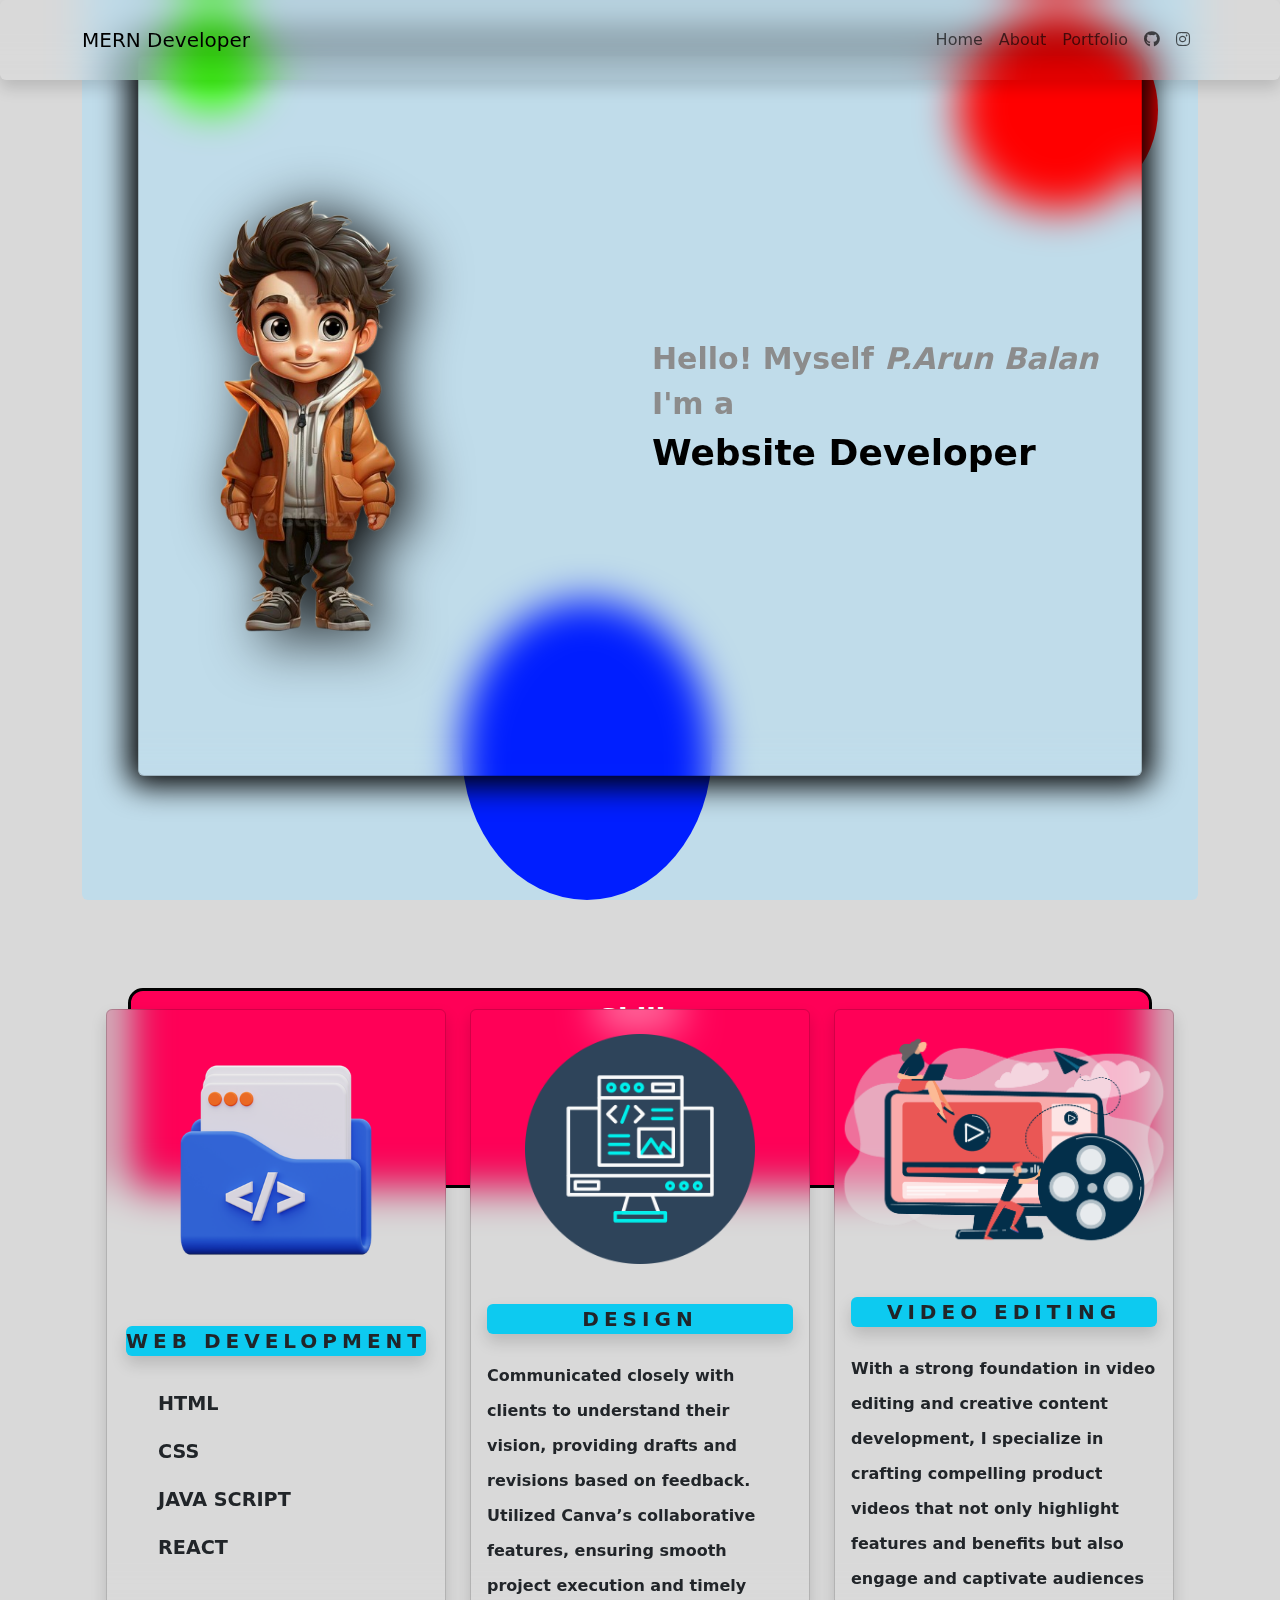
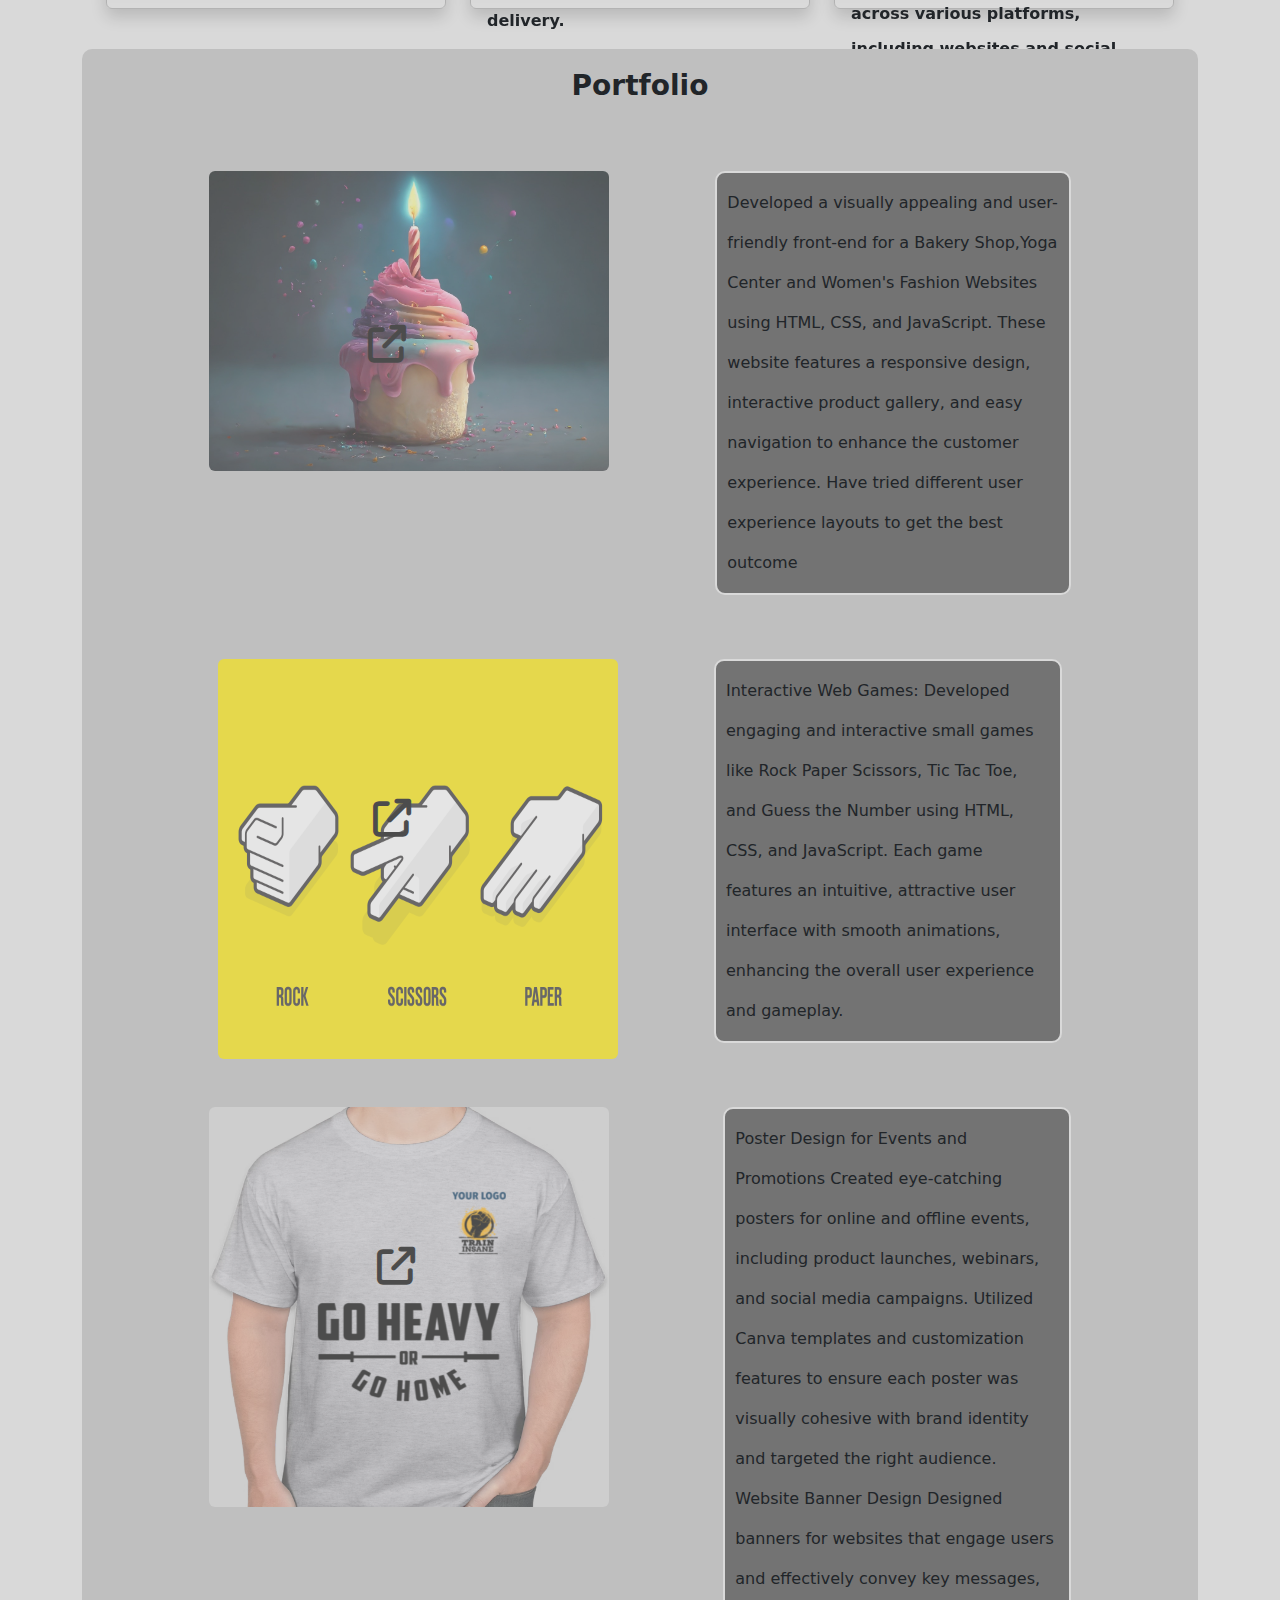
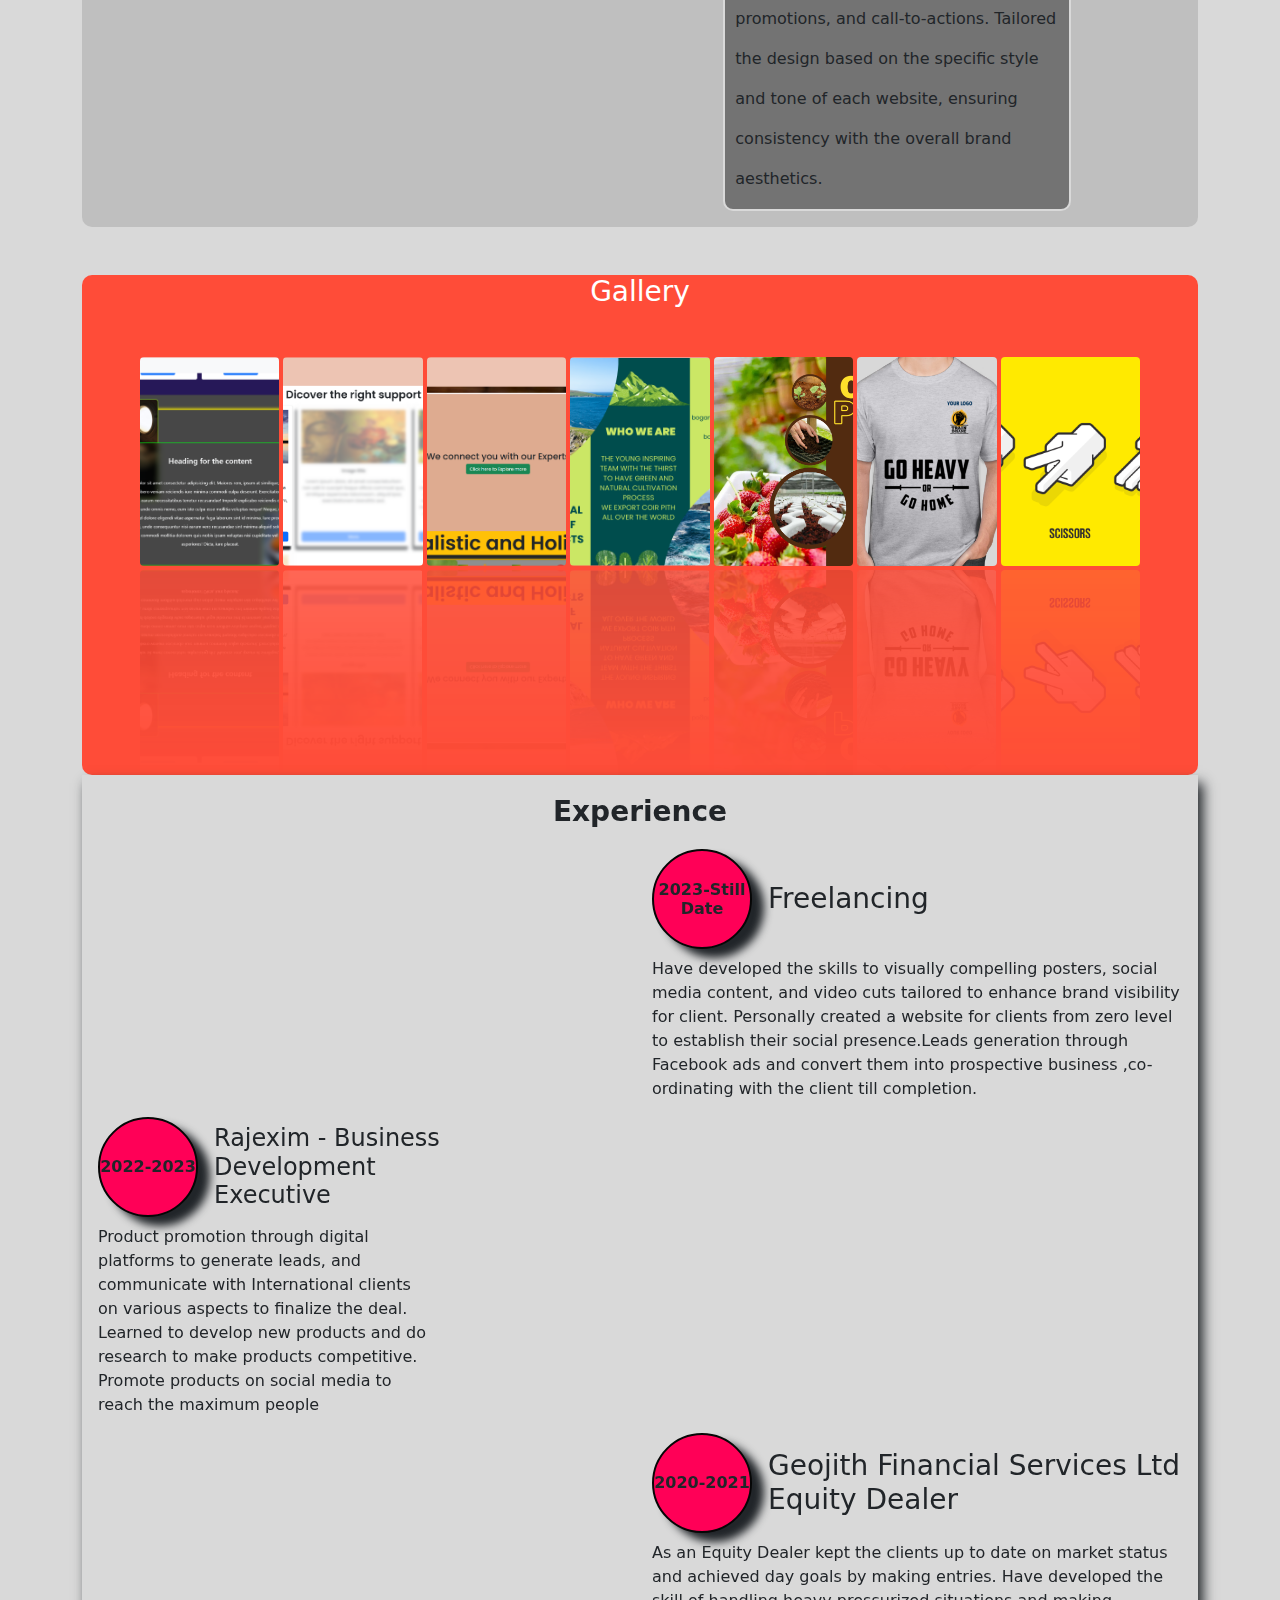
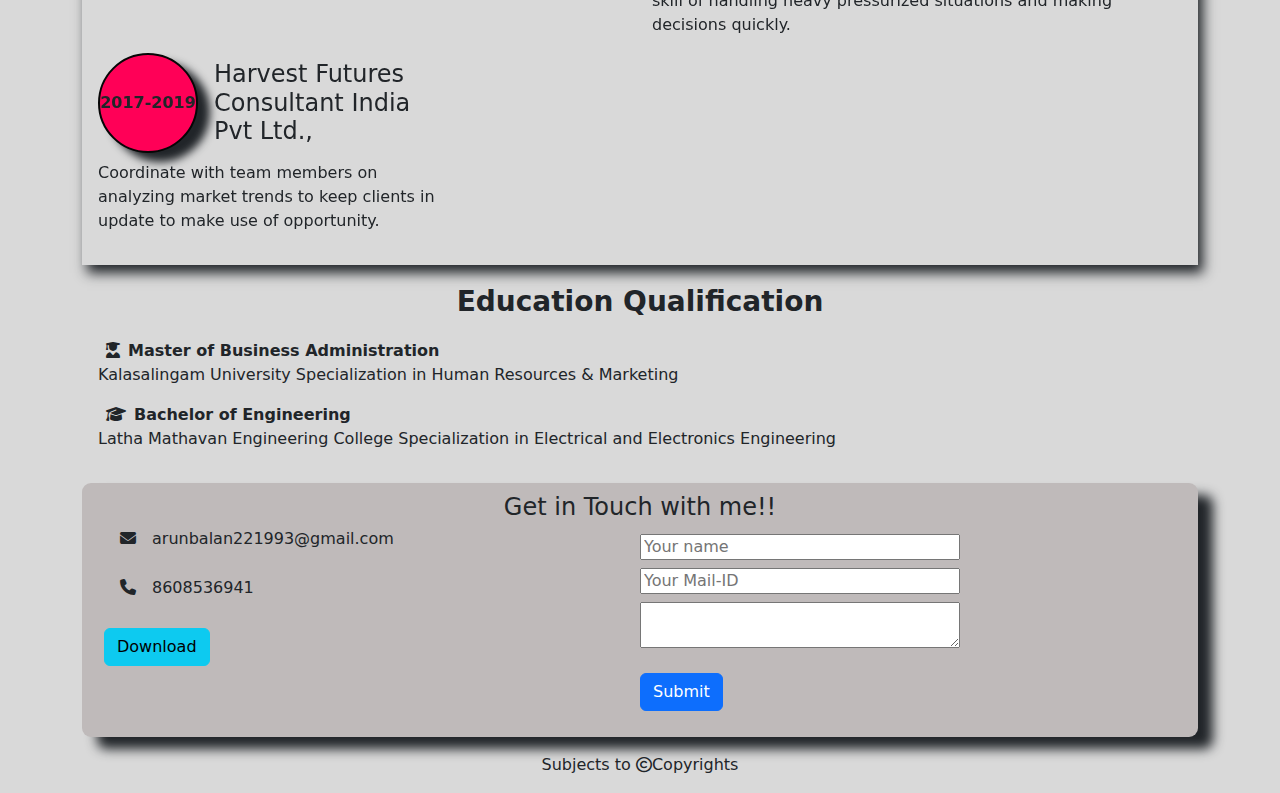
<file: index.html>
<!DOCTYPE html>
<html lang="en">

<head>
  <meta charset="UTF-8">
  <meta name="viewport" content="width=device-width, initial-scale=1.0">
  <title>Arun Balan</title>
  <link href="https://cdn.jsdelivr.net/npm/bootstrap@5.3.3/dist/css/bootstrap.min.css" rel="stylesheet"
    integrity="sha384-QWTKZyjpPEjISv5WaRU9OFeRpok6YctnYmDr5pNlyT2bRjXh0JMhjY6hW+ALEwIH" crossorigin="anonymous">
  <link rel="stylesheet" href="https://cdnjs.cloudflare.com/ajax/libs/font-awesome/6.7.2/css/all.min.css"
    integrity="sha512-Evv84Mr4kqVGRNSgIGL/F/aIDqQb7xQ2vcrdIwxfjThSH8CSR7PBEakCr51Ck+w+/U6swU2Im1vVX0SVk9ABhg=="
    crossorigin="anonymous" referrerpolicy="no-referrer" />
  <link rel="stylesheet" href="style.css">
</head>

<body>
  <div class="container">
    <nav class="navbar navbar-expand-lg rounded shadow fixed-top">
      <div class="container ">
        <div class="logo">
          <a class="navbar-brand " href="#">MERN Developer</a>
          <button class="navbar-toggler" type="button" data-bs-toggle="collapse" data-bs-target="#navbarNavDropdown"
            aria-controls="navbarNavDropdown" aria-expanded="false" aria-label="Toggle navigation">
            <span class="navbar-toggler-icon"></span>
          </button>
        </div>
        <div class="collapse navbar-collapse justify-content-end" id="navbarNavDropdown">
            <ul class="navbar-nav ">
              <li class="nav-item">
                <a class="nav-link " aria-current="hme" href="#hme">Home</a>
              </li>
              <li class="nav-item">
                <a class="nav-link" href="#abt">About</a>
              </li>
              <li class="nav-item">
                <a class="nav-link" href="#portfolios">Portfolio</a>
              </li>
              <li class="nav-item">
                <a class="nav-link " aria-current="page" href="https://arunbalan0505.github.io/Portfolio/"><i class="fa-brands fa-github"></i></i></a>
              </li>
              <li class="nav-item">
                <a class="nav-link " aria-current="page" href="#">
                  <i class="fa-brands fa-instagram"></i></a>
              </li>
             
            </ul>
          
        </div>
      </div>
    </nav>
    <div class="home d-flex justify-content-center rounded" id="hme">
      <div class="circle1"></div>
      <div class="circle2"></div>
      <div class="circle3"></div>
      <div class="card  text-light  name" style="width: 90%; height: 80%; margin-top: 5%;">

        <div class="row ">
          <div class="col">
            <div class="card-body">
              <img class="cute" src="./asset/3d-cartoon-arun.png" alt="" style="width: 300px;">
            </div>
          </div>
          <div class="col d-flex align-items-center">
            <p class="intro">Hello! Myself <em>P.Arun Balan</em> I'm a <br> <span class="blink "> Website
                Developer</span></p>
          </div>
        </div>
      </div>

    </div>
    <!-- <-skill-> -->
    <div class="about " id="abt">

      <p class="fs-3 fw-bold my-2 text-center sk p-2">Skills</p>
      <div class="abouts"></div>
      <div class="row row-cols-1 row-cols-md-3 g-4 p-4 ">
        <div class="col ">
          <div class="card align-items-center shadow">
            <img src="./asset/website-developer-folder-6665437-5525813.webp" class="card-img-top  " alt="..."
              style="max-width: 300px;max-height: 300px;">
            <div class="card-body ">
              <h5 class="card-title  shadow  bg-info rounded smooth-roll mx-auto">WEB DEVELOPMENT</h5>
              <p class="card-text my-4 rounded">
              <ul class="my-4 rounded card1">
                <Li>HTML</Li>
                <Li>CSS</Li>
                <Li>JAVA SCRIPT</Li>
                <Li>REACT</Li>
              </ul>
              </p>
            </div>
          </div>
        </div>
        <div class="col">
          <div class="card align-items-center shadow ">
            <img src="./asset/designnew.png" class="card-img-top my-4" alt="..."
              style="max-width: 230px;max-height: 250px;">
            <div class="card-body ">
              <h5 class="card-title shadow  bg-info rounded smooth-roll mx-auto">DESIGN</h5>
              <p class="card-text my-4 rounded para">Communicated closely with clients to understand their vision,
                providing
                drafts and revisions based on feedback.

                Utilized Canva’s collaborative features, ensuring smooth project
                execution and timely delivery.</p>
            </div>
          </div>
        </div>
        <div class="col">
          <div class="card align-items-center shadow">
            <img src="./asset/video-stratrgy-01.png" class="card-img-top" alt="..."
              style="max-width: 430px;max-height: 450px;">
            <div class="card-body ">
              <h5 class="card-title shadow  bg-info rounded smooth-roll mx-auto">VIDEO EDITING</h5>
              <p class="card-text my-4 rounded para ">With a strong foundation in video editing and creative content
                development, I specialize in crafting compelling product videos that not only highlight features and
                benefits but also engage and captivate audiences across various platforms, including websites and social
                media. </p>
            </div>
          </div>
        </div>
      </div>

    </div>
<!-- portfolio -->
    <div class="portfolio" id="portfolios">
      <p class="p-3 text-center my-3 project1"><b class="fs-3  ">Portfolio</b></p>

      <div class=" d-flex justify-content-evenly my-5 row row-cols-sm-1 row-cols-md-3 ">
        <div class="col image">
          <img src="./asset/colorcake.jpg" class="rounded " alt="" style="width: 400px;height: 300px;">
          <a href="./bake/index.html" target="_blank"><i class="fa-solid fa-arrow-up-right-from-square"></i></a>
        </div>
        <div class="project-content  d-flex align-items-center col-5">
          <p class="prjt  "> Developed a visually appealing and user-friendly front-end for a <italic>Bakery Shop,Yoga
              Center and Women's Fashion Websites</italic> using HTML, CSS, and JavaScript. These website features a
            responsive design, interactive product gallery, and easy navigation to enhance the customer experience.
            Have tried different user experience layouts to get the best outcome</p>
        </div>
      </div>



      <div class="project1 d-flex  justify-content-evenly my-5 row row-cols-sm-1 row-cols-md-3 ">
        <div class="col-5 image">
          <img src="./asset/rockpaperscissor.png" class="rounded one " alt="" style="width: 400px;height: 400px;">
          <a href="./rock paper/Newrockpapersiccor.html"><i class="fa-solid fa-arrow-up-right-from-square"></i></a>
        </div>
        <div class="project-content d-flex align-items-center col-5">
          <p class="prjt">Interactive Web Games: Developed engaging and interactive small games like Rock Paper
            Scissors, Tic Tac Toe, and Guess the Number using HTML, CSS, and JavaScript. Each game features an
            intuitive, attractive user interface with smooth animations, enhancing the overall user experience and
            gameplay.</p>
        </div>
      </div>


      <div class="project1 d-flex  justify-content-evenly my-5 row row-cols-sm-1 row-cols-md-3 ">
        <div class="col-3 image " style="width: 400px;height: 400px;">
          <img src="./asset/edit.png" class="rounded " alt="" style="width: 400px;height: 400px;">
          <a href="#gal" target="_blank"><i class="fa-solid fa-arrow-up-right-from-square"></i></a>
        </div>
        <div class="project-content d-flex align-items-center col-5">
          <p class="prjt">Poster Design for Events and Promotions
            Created eye-catching posters for online and offline events, including product launches, webinars, and
            social media campaigns.

            Utilized Canva templates and customization features to ensure each poster was visually cohesive with brand
            identity and targeted the right audience.
            Website Banner Design
            Designed banners for websites that engage users and effectively convey key messages, promotions, and
            call-to-actions.

            Tailored the design based on the specific style and tone of each website, ensuring consistency with the
            overall brand aesthetics.
          </p>
        </div>
      </div>
    </div>

    <!-- gallery -->
    <div class="gallery" id="gal">
      <h3 class="my-3">Gallery</h3>
      <div class="four my-5">
        <div class="wrapper">
          <div class="images"><a href="./asset/Screenshot 2025-04-01 115350.png"><img
                src="./asset/Screenshot 2025-04-01 115350.png" alt=""></a></div>
          <div class="images"><a href="./asset/Screenshot 2025-04-01 115837.png"><img
                src="./asset/Screenshot 2025-04-01 115837.png" alt=""></a></div>
          <div class="images"><a href="./asset/Screenshot 2025-04-01 120023.png"><img
                src="./asset/Screenshot 2025-04-01 120023.png" alt=""></a></div>
          <div class="images"><a href="./asset/Screenshot 2025-04-01 121422.png"><img
                src="./asset/Screenshot 2025-04-01 121422.png" alt=""></a></div>
          <div class="images"><a href="./asset/sale (6).png"><img src="./asset/sale (6).png" alt=""></a></div>
          <div class="images"><a href="./asset/edit.png"><img src="./asset/edit.png" alt=""></a></div>
          <div class="images"><a href="./asset/rockpaperscissor.png"><img src="./asset/rockpaperscissor.png" alt=""></a>
          </div>
        </div>
      </div>
    </div>

<!-- experience -->
    <div class="experience p-3 ">
      <p class="text-center"><b class="fs-3 ">Experience</b></p>

      <div class="roadmap"></div>

      <div class="row">
        <div class="col-6"></div>
        <div class="col">
          <h3 class="d-flex align-items-center">
            <div class="left pe-3">
              <div class="year text-center"><b class=" text">2023-Still Date</b></div>
            </div>
            Freelancing
          </h3>
          <p>Have developed the skills to visually compelling posters, social media content, and video cuts tailored to
            enhance brand visibility for client.
            Personally created a website for clients from zero level to establish their social presence.Leads generation
            through Facebook ads and convert them into prospective business ,co-ordinating with the
            client
            till completion.</p>
        </div>
      </div>

      <div class="row">
        <div class="col-4">
          <h4 class="d-flex align-items-center">
            <div class="left pe-3">
              <div class="year text-center"><b class=" text">2022-2023</b></div>
            </div>
            Rajexim -
            Business Development Executive
          </h4>
        </div>
        <div class="row">
          <div class="col-4">
            <p> Product promotion through digital platforms to generate leads, and communicate with International
              clients
              on
              various aspects to finalize the deal.
              Learned to develop new products and do research to make products competitive.
              Promote products on social media to reach the maximum people </p>
          </div>
        </div>
      </div>

      <div class="row">
        <div class="col-6"></div>
        <div class="col">
          <h3 class="d-flex align-items-center">
            <div class="left pe-3">
              <div class="year text-center"><b class=" text">2020-2021</b></div>
            </div>
            Geojith Financial Services Ltd
            Equity Dealer
          </h3>
          <p>As an Equity Dealer kept the clients up to date on market status and achieved day goals by making entries.
            Have developed the skill of handling heavy pressurized situations and making decisions quickly.</p>
        </div>
      </div>

      <div class="row">
        <div class="col-4">
          <h4 class="d-flex align-items-center">
            <div class="left pe-3">
              <div class="year text-center"><b class="text">2017-2019</b></div>
            </div>
            Harvest Futures Consultant India Pvt Ltd.,
          </h4>
        </div>
        <div class="row">
          <div class="col-4">
            <p> Coordinate with team members on analyzing market trends to keep clients in update to make use of
              opportunity.</p>

          </div>
        </div>
      </div>

    </div>
<!-- qualification -->
    <div class="qualification p-3 ">
      <p class="text-center"><b class="fs-3 ">Education Qualification</b></p>

      <p class="deg"><b><i class="fa-solid fa-user-graduate px-2"></i>Master of Business Administration</b> <br>
        Kalasalingam University
        Specialization in Human Resources & Marketing </p>

      <p class="deg"><b><i class="fa-solid fa-graduation-cap px-2"></i>Bachelor of Engineering</b> <br>
        Latha Mathavan Engineering College
        Specialization in Electrical and Electronics Engineering </p>
    </div>

<!-- footer -->
    <div class="footer">
      <h4 class="text-center">Get in Touch with me!! </h4>
      <div class="footer-details justify-content-around d-flex row">
        <div class="footer-left ps-4 lh-1 col">
          <p><i class="fa-solid fa-envelope mx-3"></i>arunbalan221993@gmail.com</p><br>
          <p><i class="fa-solid fa-phone mx-3"></i>8608536941</p><br>

          <a href="./asset/ARUN BALAN P (3).pdf" download class="btn btn-info">Download</a>
        </div>
        <div class="footer-right pe-5 lh-sm col">
          <form action="https://formspree.io/f/mnnpbann" method="POST">
            <input type="text" placeholder="Your name" class="my-1" style="width: 20rem;"><br>
            <input type="text" placeholder="Your Mail-ID" class="my-1" style="width: 20rem;"><br>
            <textarea name="Say" id="texts" class="my-1" style="width: 20rem;"></textarea><br>
            <div class="col"><button class="btn btn-primary mx-auto my-3">Submit</button></div>
          </form>
        </div>
      </div>

      <div class="row">
        <div class="col-6"></div>
      </div>
    </div>
    <p class="text-center m-3">Subjects to <i class="fa-regular fa-copyright"></i>Copyrights</p>

</body>

<script src="https://cdn.jsdelivr.net/npm/bootstrap@5.3.3/dist/js/bootstrap.bundle.min.js"
  integrity="sha384-YvpcrYf0tY3lHB60NNkmXc5s9fDVZLESaAA55NDzOxhy9GkcIdslK1eN7N6jIeHz" crossorigin="anonymous"></script>

</html>
</file>
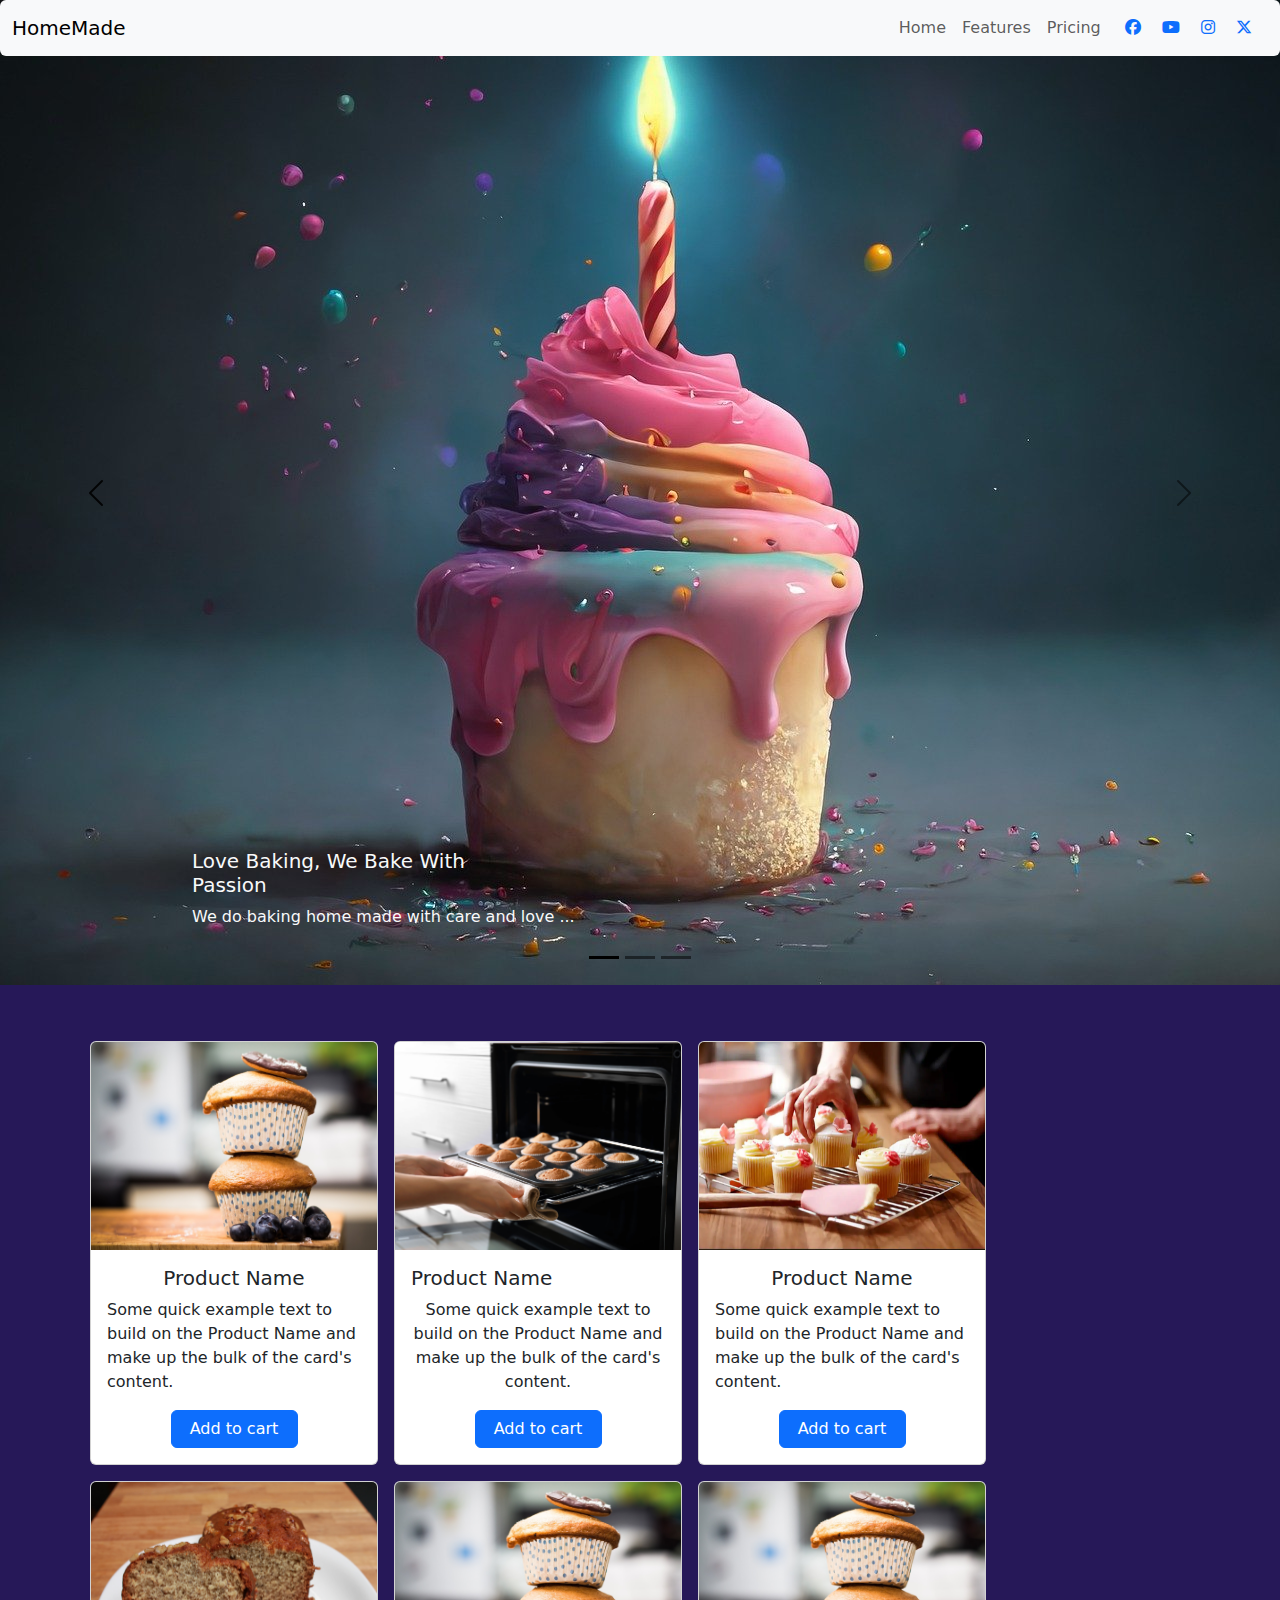
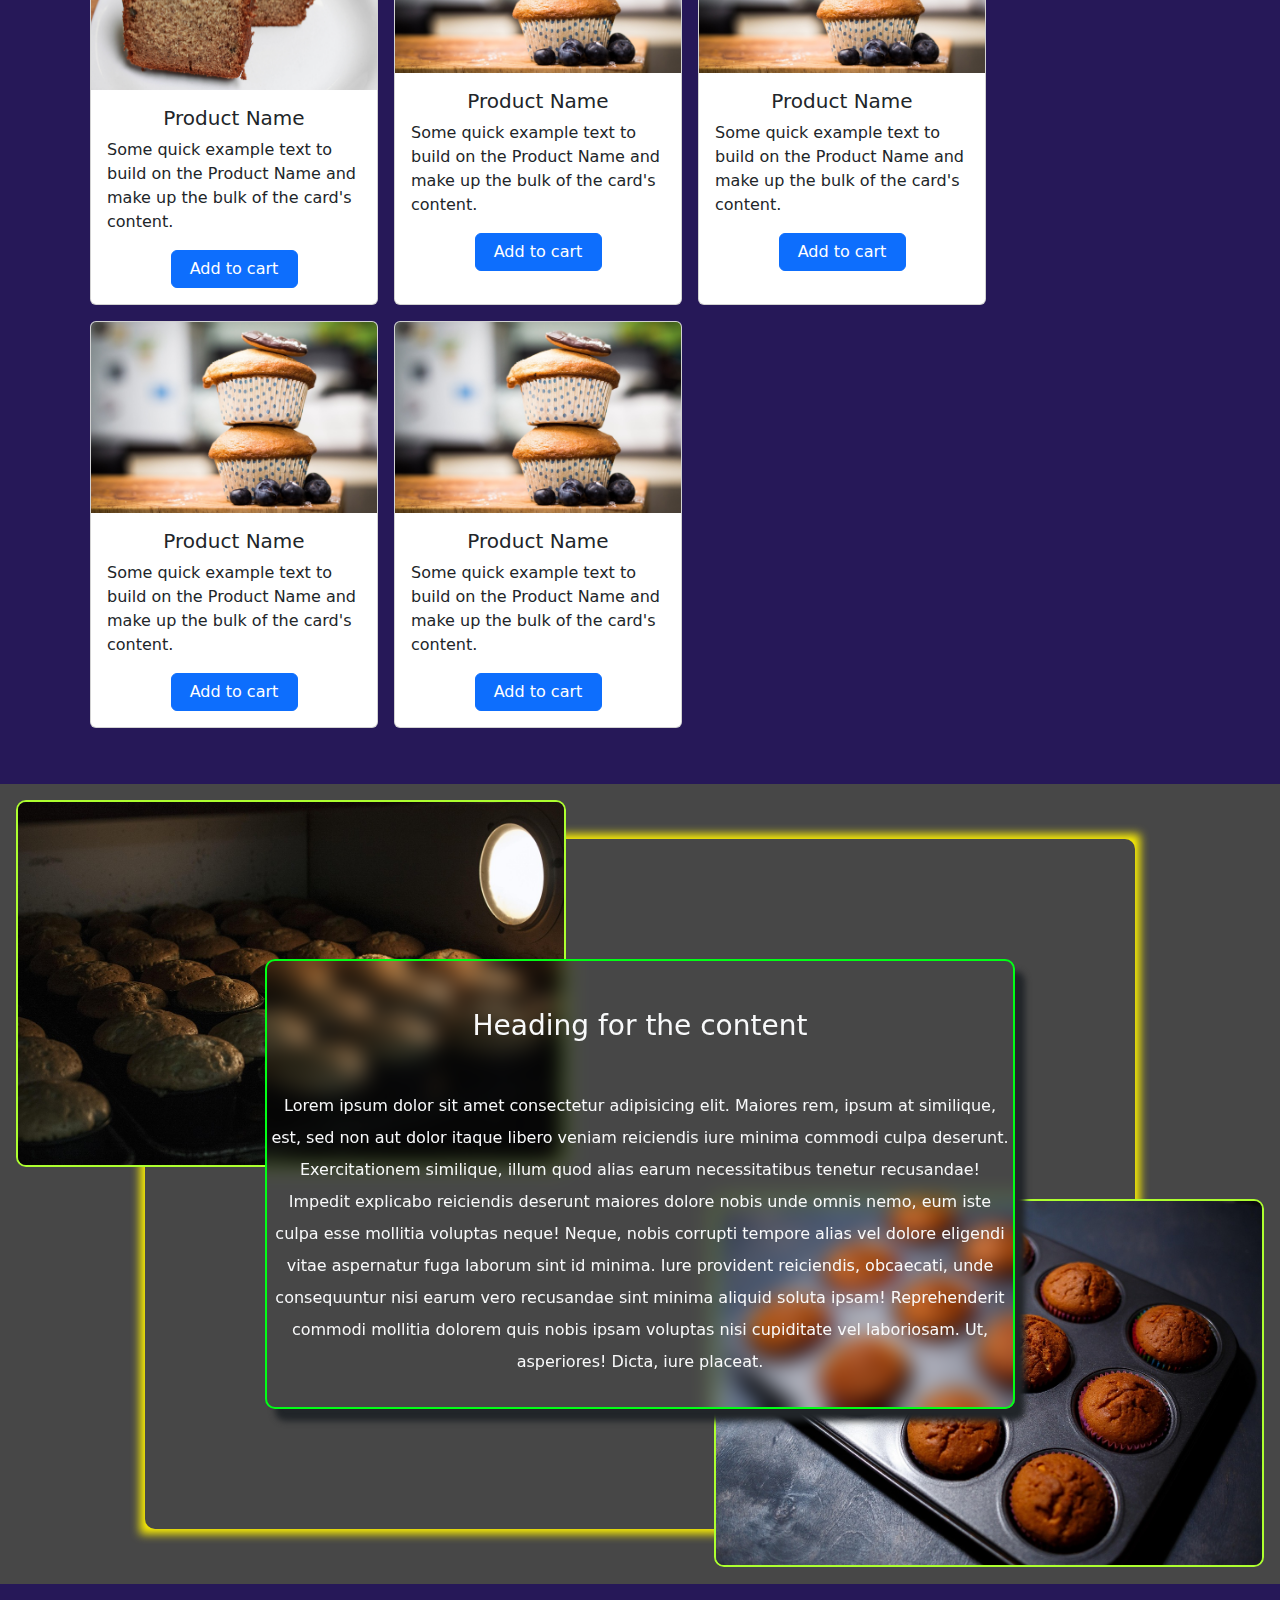
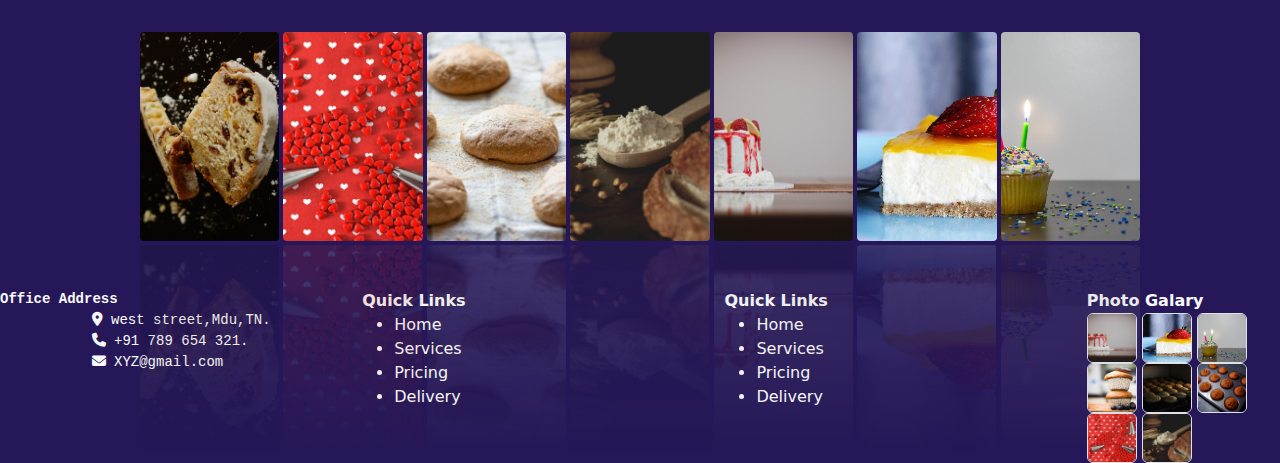
<file: bake/index.html>
<!DOCTYPE html>
<html lang="en">

<head>
  <meta charset="UTF-8">
  <meta name="viewport" content="width=device-width, initial-scale=1.0">
  <title>Baking Company</title>
  <link href="https://cdn.jsdelivr.net/npm/bootstrap@5.3.3/dist/css/bootstrap.min.css" rel="stylesheet"
    integrity="sha384-QWTKZyjpPEjISv5WaRU9OFeRpok6YctnYmDr5pNlyT2bRjXh0JMhjY6hW+ALEwIH" crossorigin="anonymous">
  <link rel="stylesheet" href="style.css">
  <link rel="stylesheet" href="https://cdnjs.cloudflare.com/ajax/libs/font-awesome/6.7.2/css/all.min.css" integrity="sha512-Evv84Mr4kqVGRNSgIGL/F/aIDqQb7xQ2vcrdIwxfjThSH8CSR7PBEakCr51Ck+w+/U6swU2Im1vVX0SVk9ABhg==" crossorigin="anonymous" referrerpolicy="no-referrer" />
</head>

<body>

  <div class="first">
    <nav class="navbar navbar-expand-lg bg-body-tertiary rounded fixed-top">
      <div class="container-fluid">
        <a class="navbar-brand" href="#">HomeMade</a>
        <button class="navbar-toggler" type="button" data-bs-toggle="collapse" data-bs-target="#navbarNavDropdown"
          aria-controls="navbarNavDropdown" aria-expanded="false" aria-label="Toggle navigation">
          <span class="navbar-toggler-icon"></span>
        </button>
        <div class="collapse navbar-collapse justify-content-end" id="navbarNavDropdown" >
          <ul class="navbar-nav ">
            <li class="nav-item">
              <a class="nav-link "  href="#">Home</a>
            </li>
            <li class="nav-item">
              <a class="nav-link" href="#">Features</a>
            </li>
            <li class="nav-item">
              <a class="nav-link" href="#">Pricing</a>
            </li>
         
          
          </ul>
          <div class="icon g-3 mx-2">
          <a href="#" class="mx-2"><i class="fa-brands fa-facebook"></i></a>
          <a href="#" class="mx-2"><i class="fa-brands fa-youtube"></i></a>
          <a href="#" class="mx-2"><i class="fa-brands fa-instagram"></i></a>
          <a href="#" class="mx-2"><i class="fa-brands fa-x-twitter"></i></a>
        </div>

        </div>
       
      </div>
    </nav>
    <div id="carouselExampleDark" class="carousel carousel-dark slide" data-bs-ride="carousel">
      <div class="carousel-indicators">
        <button type="button" data-bs-target="#carouselExampleDark" data-bs-slide-to="0" class="active"
          aria-current="true" aria-label="Slide 1"></button>
        <button type="button" data-bs-target="#carouselExampleDark" data-bs-slide-to="1" aria-label="Slide 2"></button>
        <button type="button" data-bs-target="#carouselExampleDark" data-bs-slide-to="2" aria-label="Slide 3"></button>
      </div>
      <div class="carousel-inner">
        <div class="carousel-item active" data-bs-interval="10000">
          <img src="ai-generated-7833195_1280.jpg" class="d-block w-100" alt="...">
          <div class="carousel-caption d-none d-md-block text-start text-light ">
            <h5>Love Baking, We Bake With <br> Passion</h5>
            <p>We do baking home made with care and love ...</p>
          </div>
        </div>
        <div class="carousel-item" data-bs-interval="2000">
          <img src="cake-6083272_1280.jpg" class="d-block w-100" alt="...">
          <div class="carousel-caption d-none d-md-block">
            <h5>Second slide label</h5>
            <p>Some representative placeholder content for the second slide.</p>
          </div>
        </div>
        <div class="carousel-item">
          <img src="cheesecake-3458117_1280.jpg" class="d-block w-100" alt="...">
          <div class="carousel-caption d-none d-md-block">
            <h5>Third slide label</h5>
            <p>Some representative placeholder content for the third slide.</p>
          </div>
        </div>
      </div>
      <button class="carousel-control-prev" type="button" data-bs-target="#carouselExampleDark" data-bs-slide="prev">
        <span class="carousel-control-prev-icon" aria-hidden="true"></span>
        <span class="visually-hidden">Previous</span>
      </button>
      <button class="carousel-control-next" type="button" data-bs-target="#carouselExampleDark" data-bs-slide="next">
        <span class="carousel-control-next-icon" aria-hidden="true"></span>
        <span class="visually-hidden">Next</span>
      </button>
    </div>
  </div>
  <div class="container my-5">
<div class="second">
    <div class="card m-2" style="width: 18rem;">
      <img src="muffins-1329679_1280.jpg" class="card-img-top" alt="..." style="height: 13rem;">
      <div class="card-body">
        <h5 class="card-title text-center">Product Name</h5>
        <p class="card-text">Some quick example text to build on the Product Name and make up the bulk of the card's
          content.</p>
        <a href="#" class="btn btn-primary d-grid col-6 mx-auto">Add to cart</a>
      </div>
    </div>
    <div class="card m-2" style="width: 18rem;">
      <img src="stock2.jpg" class="card-img-top" alt="..."style="height: 13rem;">
      <div class="card-body">
        <h5 class="card-title">Product Name</h5>
        <p class="card-text text-center">Some quick example text to build on the Product Name and make up the bulk of the card's
          content.</p>
        <a href="#" class="btn btn-primary d-grid col-6 mx-auto">Add to cart</a>
      </div>
    </div>
    <div class="card m-2" style="width: 18rem;">
      <img src="stock3.webp" class="card-img-top" alt="..."style="height: 13rem;">
      <div class="card-body">
        <h5 class="card-title text-center">Product Name</h5>
        <p class="card-text">Some quick example text to build on the Product Name and make up the bulk of the card's
          content.</p>
        <a href="#" class="btn btn-primary d-grid col-6 mx-auto">Add to cart</a>
      </div>
    </div>
    <div class="card m-2" style="width: 18rem;">
      <img src="stock4.jpeg" class="card-img-top" alt="..."style="height: 13rem;">
      <div class="card-body">
        <h5 class="card-title text-center">Product Name</h5>
        <p class="card-text">Some quick example text to build on the Product Name and make up the bulk of the card's
          content.</p>
        <a href="#" class="btn btn-primary d-grid col-6 mx-auto">Add to cart</a>
      </div>
    </div>
    <div class="card m-2" style="width: 18rem;">
      <img src="muffins-1329679_1280.jpg" class="card-img-top" alt="...">
      <div class="card-body">
        <h5 class="card-title text-center">Product Name</h5>
        <p class="card-text">Some quick example text to build on the Product Name and make up the bulk of the card's
          content.</p>
        <a href="#" class="btn btn-primary d-grid col-6 mx-auto">Add to cart</a>
      </div>
    </div>
    <div class="card m-2" style="width: 18rem;">
      <img src="muffins-1329679_1280.jpg" class="card-img-top" alt="...">
      <div class="card-body">
        <h5 class="card-title text-center">Product Name</h5>
        <p class="card-text">Some quick example text to build on the Product Name and make up the bulk of the card's
          content.</p>
        <a href="#" class="btn btn-primary d-grid col-6 mx-auto">Add to cart</a>
      </div>
    </div>
    <div class="card m-2" style="width: 18rem;">
      <img src="muffins-1329679_1280.jpg" class="card-img-top" alt="...">
      <div class="card-body">
        <h5 class="card-title text-center">Product Name</h5>
        <p class="card-text">Some quick example text to build on the Product Name and make up the bulk of the card's
          content.</p>
        <a href="#" class="btn btn-primary d-grid col-6 mx-auto">Add to cart</a>
      </div>
    </div>
    <div class="card m-2" style="width: 18rem;">
      <img src="muffins-1329679_1280.jpg" class="card-img-top" alt="...">
      <div class="card-body">
        <h5 class="card-title text-center">Product Name</h5>
        <p class="card-text">Some quick example text to build on the Product Name and make up the bulk of the card's
          content.</p>
        <a href="#" class="btn btn-primary d-grid col-6 mx-auto">Add to cart</a>
      </div>
    </div>
  </div>

  </div>



  <div class="third my-5">
    <div class="left">
      <img src="muffins-4660093_1280.jpg" alt="" style="width: 550px;" class="m-3">
    </div>
    <div class="content-box">
      <div class="content text-light my-5">

        <h3>Heading for the content</h3>
        <p class="my-5">Lorem ipsum dolor sit amet consectetur adipisicing elit. Maiores rem, ipsum at similique, est,
          sed non aut
          dolor itaque libero veniam reiciendis iure minima commodi culpa deserunt. Exercitationem similique, illum
          quod
          alias earum necessitatibus tenetur recusandae! Impedit explicabo reiciendis deserunt maiores dolore nobis
          unde
          omnis nemo, eum iste culpa esse mollitia voluptas neque! Neque, nobis corrupti tempore alias vel dolore
          eligendi vitae aspernatur fuga laborum sint id minima. Iure provident reiciendis, obcaecati, unde
          consequuntur
          nisi earum vero recusandae sint minima aliquid soluta ipsam! Reprehenderit commodi mollitia dolorem quis
          nobis
          ipsam voluptas nisi cupiditate vel laboriosam. Ut, asperiores! Dicta, iure placeat.</p>
      </div>
    </div>

    <div class="right">
      <img src="muffins-7582097_1280.jpg" alt="" style="width: 550px;" class="m-3">
    </div>


  </div>

  <div class="four my-5">
    <div class="wrapper">
      <div class="images"><img src="stollen-1768907_1280.jpg" alt=""></div>
      <div class="images"><img src="valentines-day-3928887_1280.jpg" alt=""></div>
      <div class="images"><img src="food-9424463_1280.jpg" alt=""></div>
      <div class="images"><img src="img.jpg" alt=""></div>
      <div class="images"><img src="cake-6083272_1280.jpg" alt=""></div>
      <div class="images"><img src="cheesecake-3458117_1280.jpg" alt=""></div>
      <div class="images"><img src="cupcake-4528016_1280.jpg" alt=""></div>
    </div>
  </div>
  <div class="footer text-light">
    <div class="row">
      <div class="col">
        <pre><b>Office Address</b>
          <i class="fa-solid fa-location-dot mx-2"></i>west street,Mdu,TN.
          <i class="fa-solid fa-phone mx-2"></i>+91 789 654 321.
          <i class="fa-solid fa-envelope mx-2"></i>XYZ@gmail.com</pre>
      </div>
      <div class="col">
        <b>Quick Links</b>
        <ul>
          <li>Home</li>
          <li>Services</li>
          <li>Pricing</li>
          <li>Delivery</li>
        </ul>
      </div>
      <div class="col">
        <b>Quick Links</b>
        <ul>
          <li>Home</li>
          <li>Services</li>
          <li>Pricing</li>
          <li>Delivery</li>
        </ul>
      </div>
      <div class="col-2">
        <b>Photo Galary</b>
        <div class="gal ">
          <img src="cake-6083272_1280.jpg" class="object-fit-cover border rounded" alt="..." style="width: 50px;height: 50px;">
          <img src="cheesecake-3458117_1280.jpg" class="object-fit-cover border rounded" alt="..." style="width: 50px;height: 50px;">
          <img src="cupcake-4528016_1280.jpg" class="object-fit-cover border rounded" alt="..." style="width: 50px;height: 50px;">
          <img src="muffins-1329679_1280.jpg" class="object-fit-cover border rounded" alt="..." style="width: 50px;height: 50px;">
          <img src="muffins-4660093_1280.jpg" class="object-fit-cover border rounded" alt="..." style="width: 50px;height: 50px;">
          <img src="muffins-7582097_1280.jpg" class="object-fit-cover border rounded" alt="..." style="width: 50px;height: 50px;">
          <img src="valentines-day-3928887_1280.jpg" class="object-fit-cover border rounded" alt="..." style="width: 50px;height: 50px;">
          <img src="img.jpg" class="object-fit-cover border rounded" alt="..." style="width: 50px;height: 50px;">
        </div>
       
      </div>
    </div>
  </div>




  </div>


</body>
<script src="https://cdn.jsdelivr.net/npm/bootstrap@5.3.3/dist/js/bootstrap.bundle.min.js"
  integrity="sha384-YvpcrYf0tY3lHB60NNkmXc5s9fDVZLESaAA55NDzOxhy9GkcIdslK1eN7N6jIeHz" crossorigin="anonymous"></script>

</html>
</file>
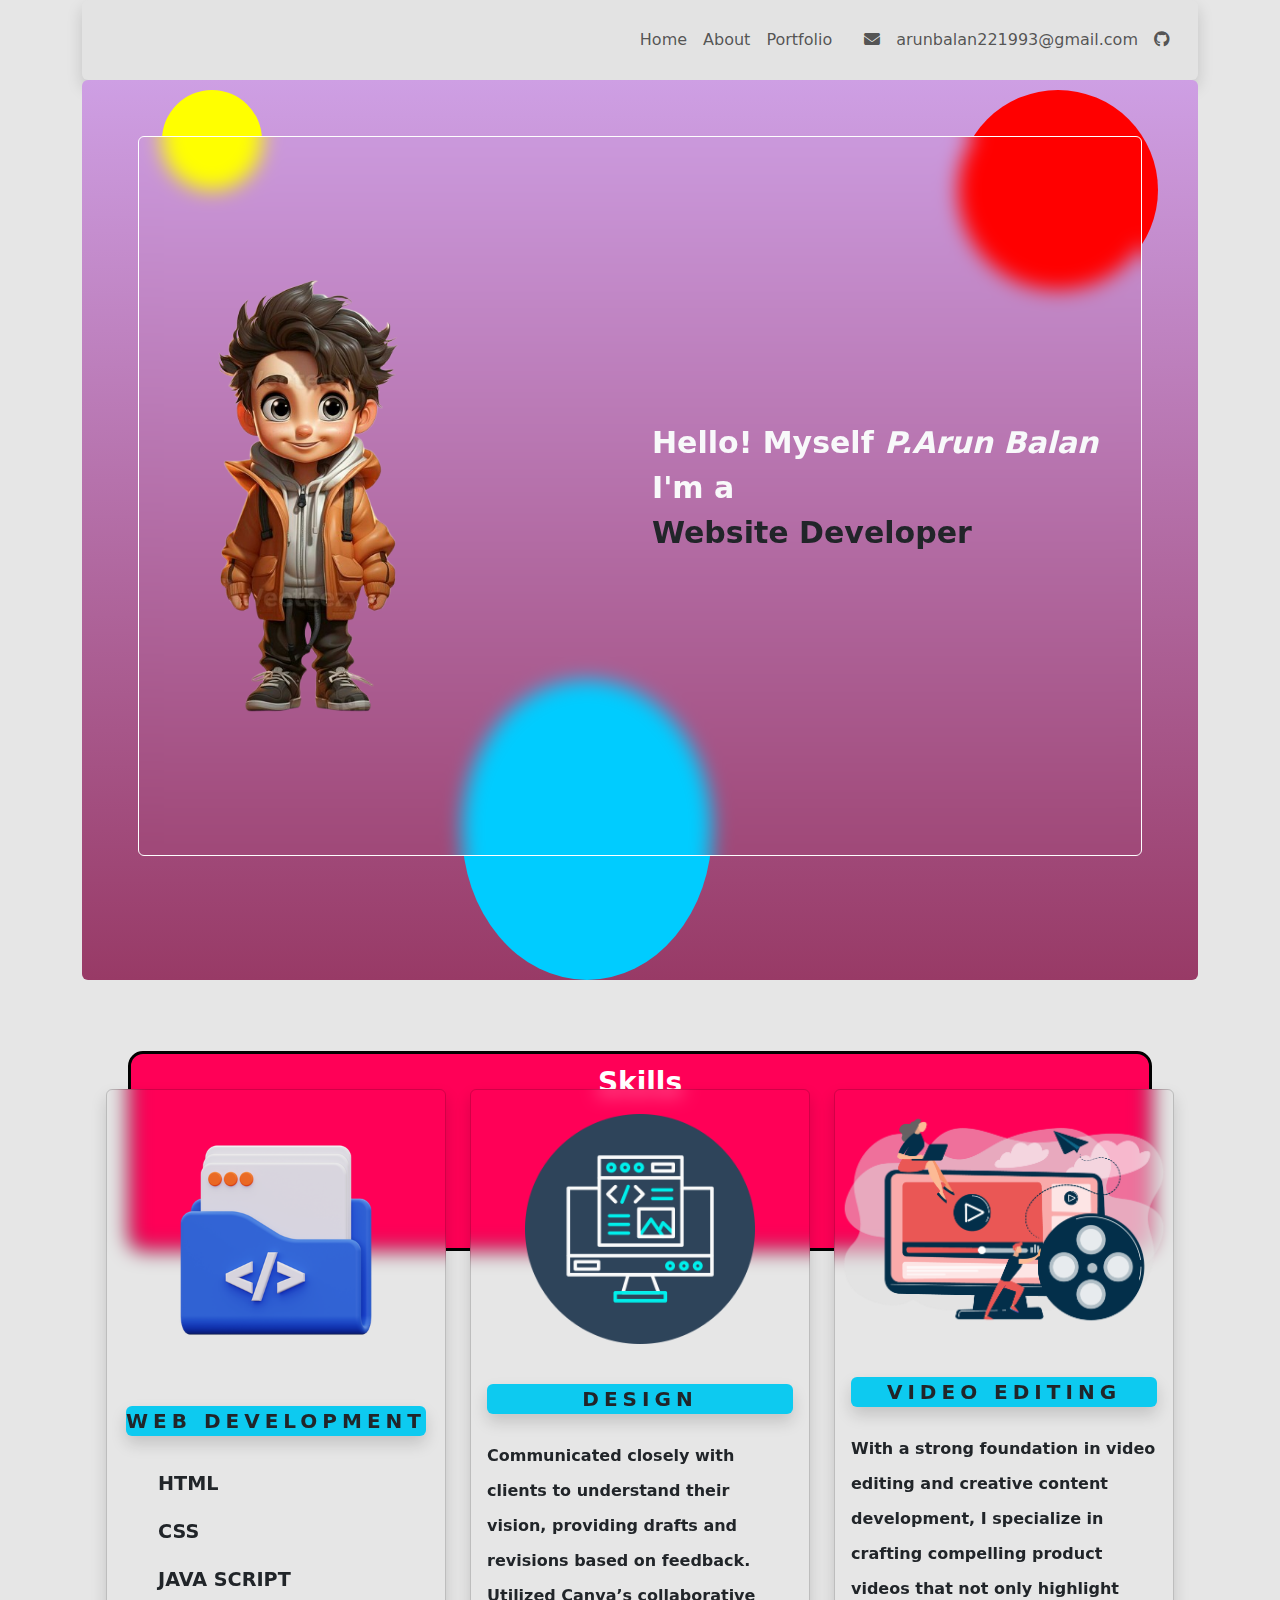
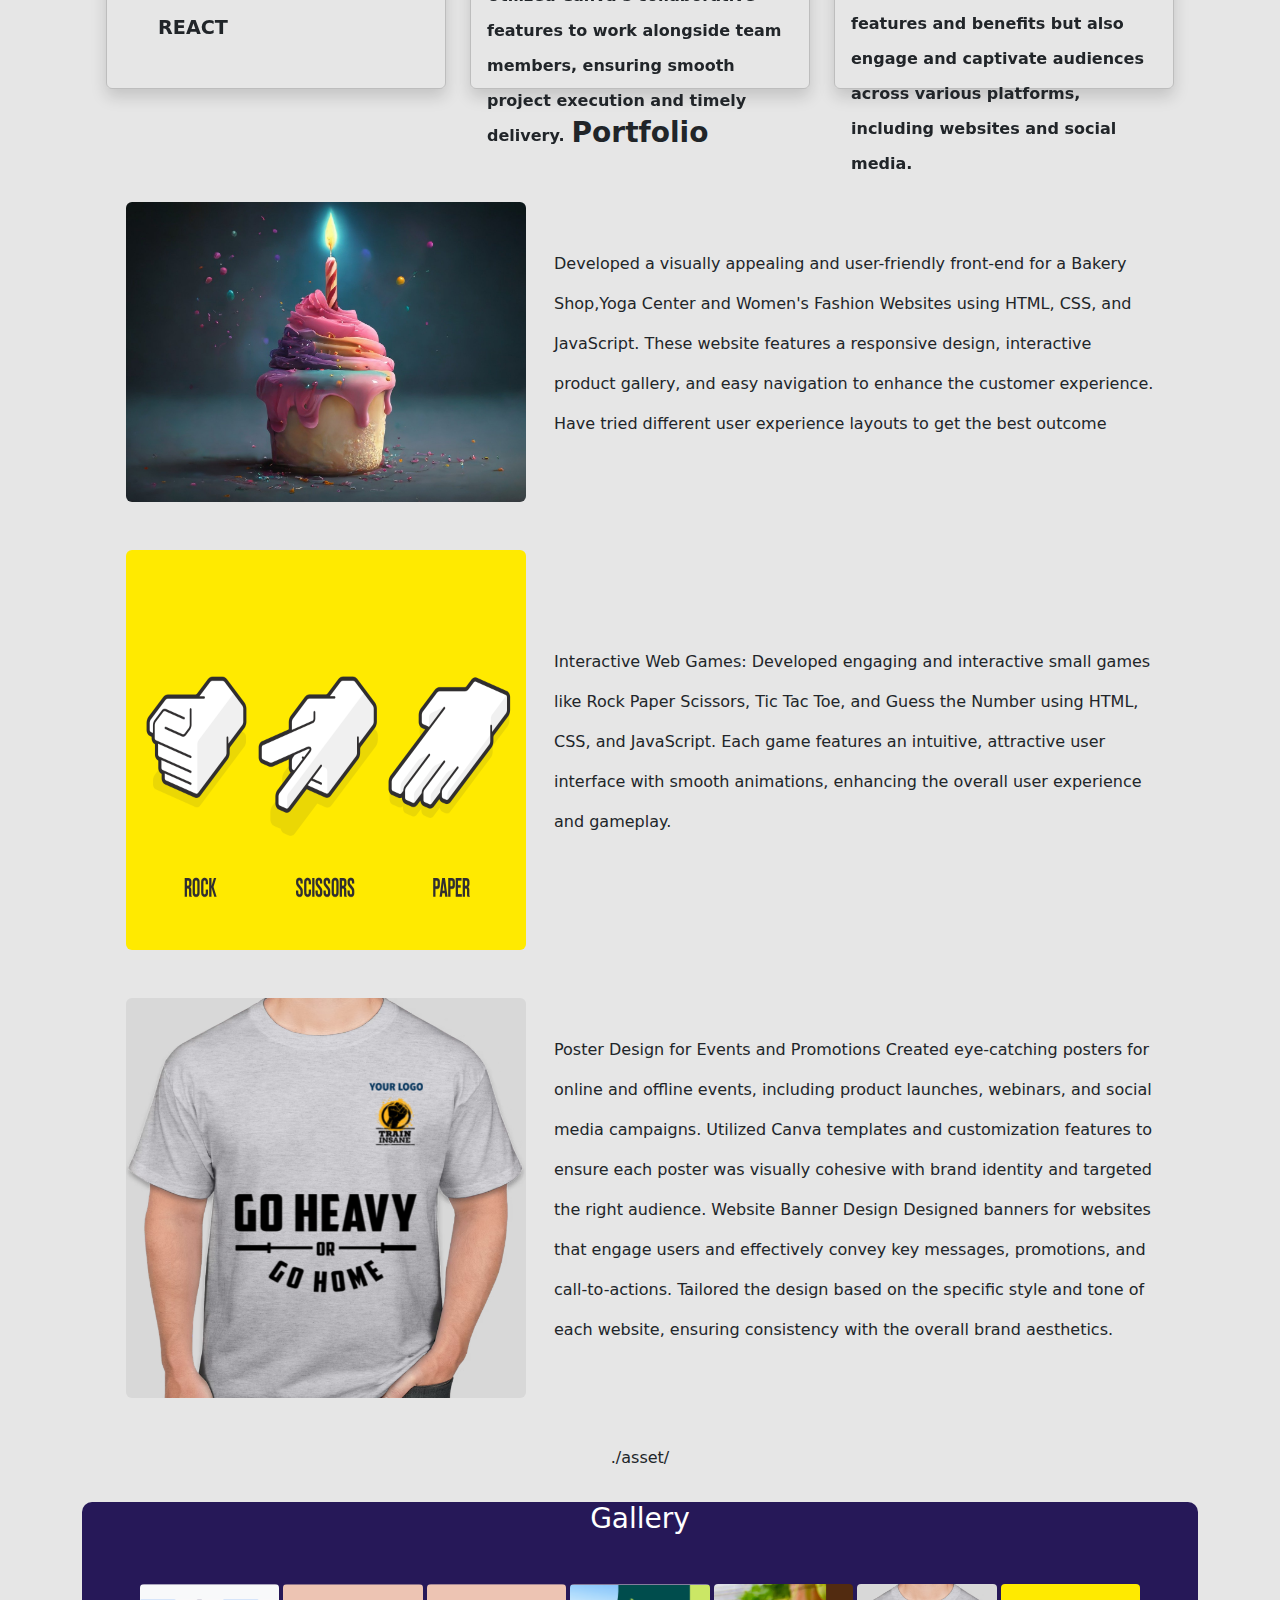
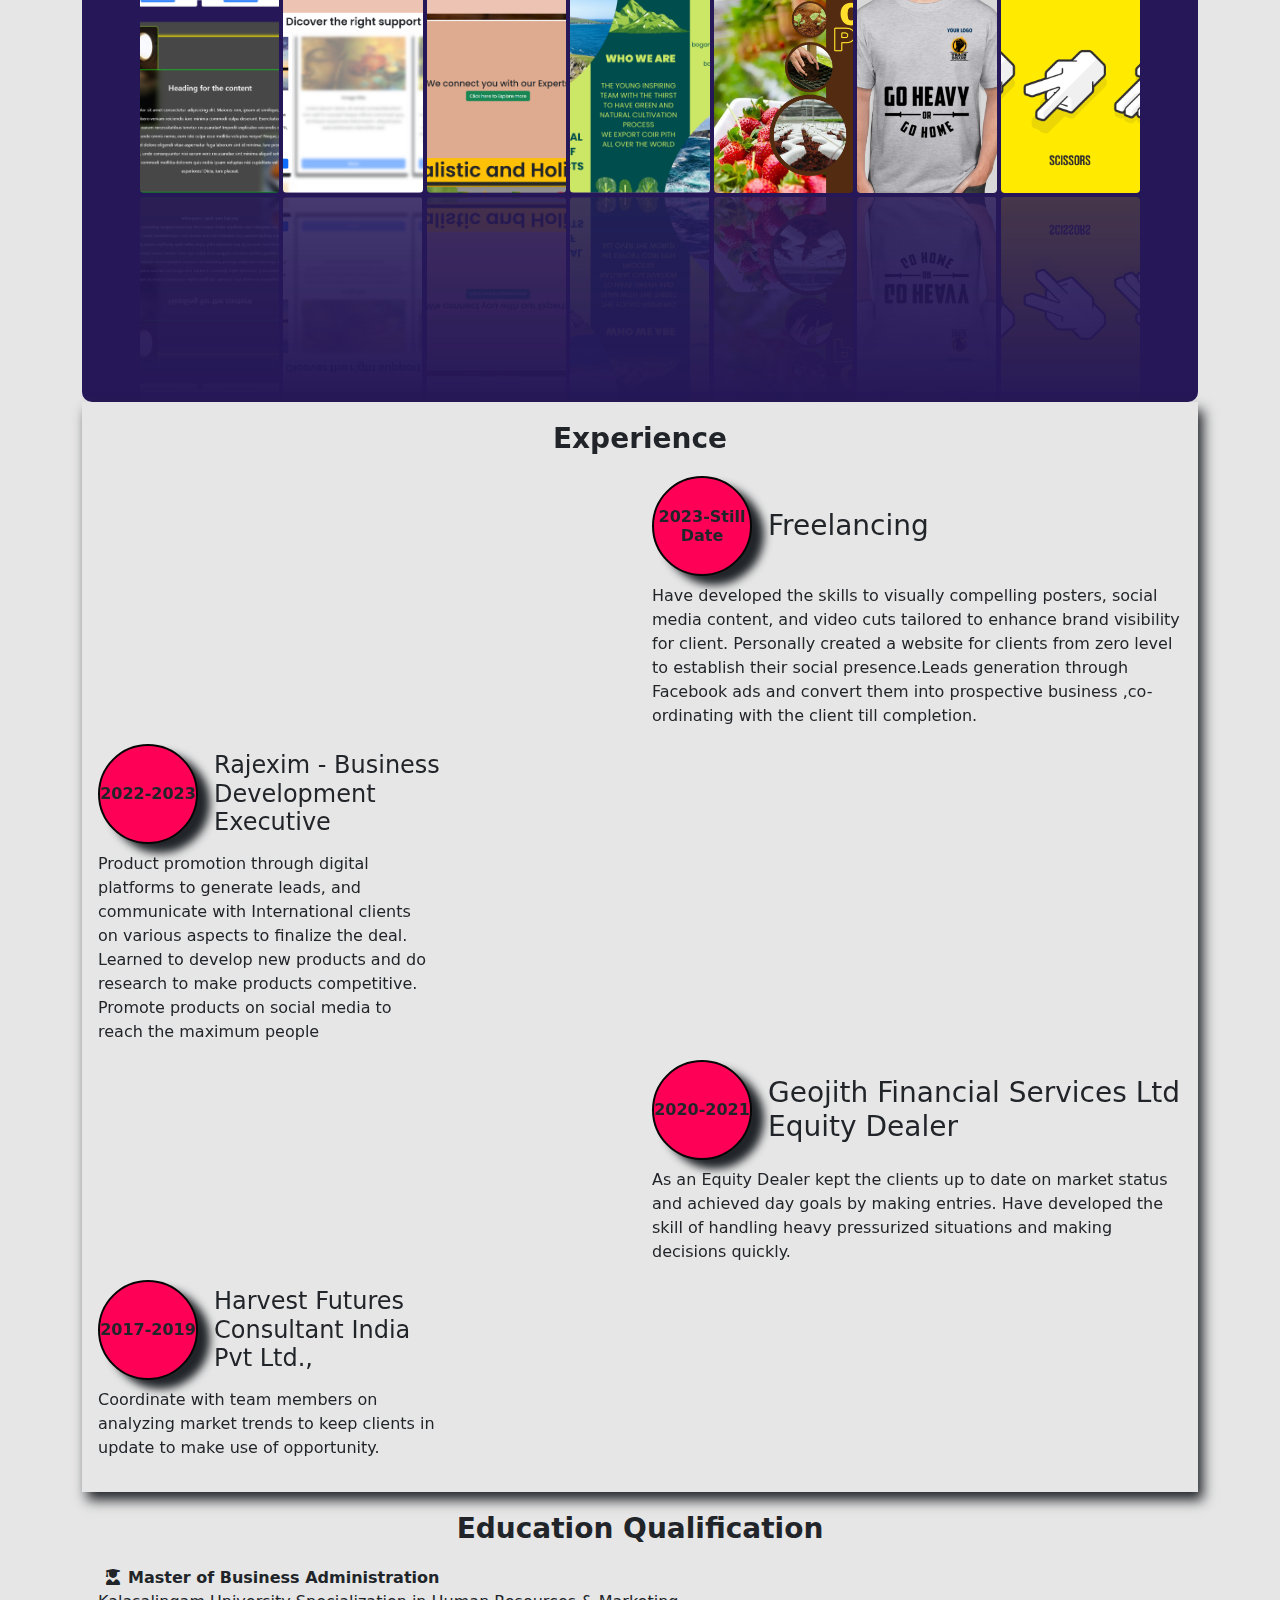
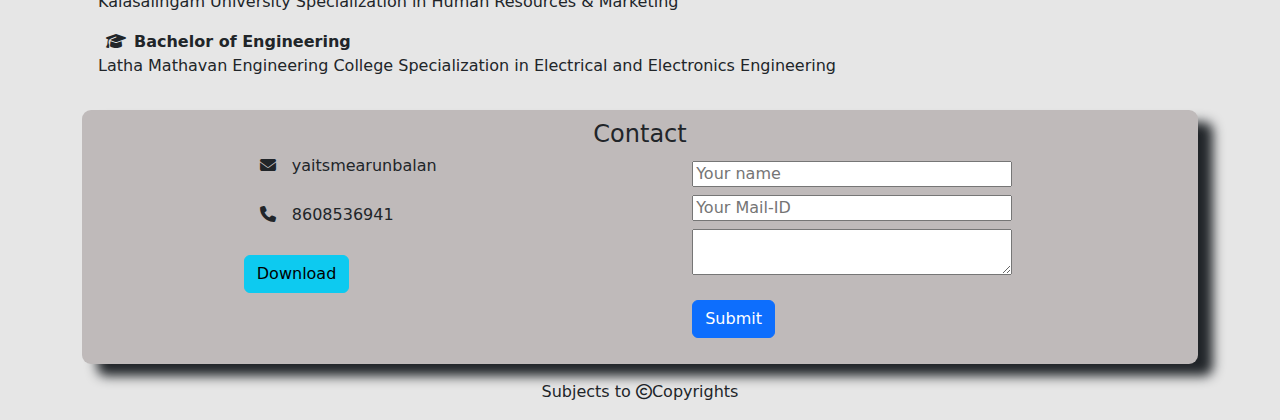
<file: resumenew.html>
<!DOCTYPE html>
<html lang="en">

<head>
  <meta charset="UTF-8">
  <meta name="viewport" content="width=device-width, initial-scale=1.0">
  <title>Arun Balan</title>
  <link href="https://cdn.jsdelivr.net/npm/bootstrap@5.3.3/dist/css/bootstrap.min.css" rel="stylesheet"
    integrity="sha384-QWTKZyjpPEjISv5WaRU9OFeRpok6YctnYmDr5pNlyT2bRjXh0JMhjY6hW+ALEwIH" crossorigin="anonymous">
  <link rel="stylesheet" href="https://cdnjs.cloudflare.com/ajax/libs/font-awesome/6.7.2/css/all.min.css"
    integrity="sha512-Evv84Mr4kqVGRNSgIGL/F/aIDqQb7xQ2vcrdIwxfjThSH8CSR7PBEakCr51Ck+w+/U6swU2Im1vVX0SVk9ABhg=="
    crossorigin="anonymous" referrerpolicy="no-referrer" />
<link rel="stylesheet" href="resumenew.css">
</head>

<body>
  <div class="container">
    <nav class="navbar navbar-expand-lg rounded shadow">
      <div class="container-fluid">
        <div>
          <a class="navbar-brand " href="#"></a>
          <button class="navbar-toggler" type="button" data-bs-toggle="collapse" data-bs-target="#navbarText"
            aria-controls="navbarText" aria-expanded="false" aria-label="Toggle navigation">
            <span class="navbar-toggler-icon"></span>
          </button>
        </div>
        <div class="collapse navbar-collapse" id="navbarText">
        </div>
        <div class="main">

          <ul class="navbar-nav me-2 mb-2 mb-lg-0 text-">
            <li class="nav-item">
              <a class="nav-link " aria-current="page" href="#">Home</a>
            </li>
            <li class="nav-item">
              <a class="nav-link" href="#">About</a>
            </li>
            <li class="nav-item">
              <a class="nav-link" href="#">Portfolio</a>
            </li>
            <li class="nav-item">
              <a class="nav-link " aria-current="page" href="#"><i
                  class="fa-solid fa-envelope mx-3"></i>arunbalan221993@gmail.com</a>
            </li>
            <li class="nav-item">
              <a class="nav-link " aria-current="page" href="#"><i class="fa-brands fa-github"></i></i></a>
            </li>
          </ul>

        </div>
      </div>
    </nav>
    <div class="home d-flex justify-content-center rounded">
      <div class="circle1"></div>
      <div class="circle2"></div>
      <div class="circle3"></div>
      <div class="card  text-light  name" style="width: 90%; height: 80%; margin-top: 5%;">
      
        <div class="row ">
          <div class="col">
            <div class="card-body">
              <img class="cute" src="./asset/3d-cartoon-arun.png" alt="" style="width: 300px;">
            </div>
          </div>
          <div class="col d-flex align-items-center">
            <p class="intro">Hello! Myself <em>P.Arun Balan</em> I'm a <br> <span class="blink text-dark"> Website Developer</span></p>
          </div>
        </div>
      </div>

    </div>
<!-- <-skill-> -->
    <div class="about ">
     
      <p class="fs-3 fw-bold my-2 text-center sk p-2">Skills</p>
      <div class="abouts"></div>
      <div class="row row-cols-1 row-cols-md-3 g-4 p-4 ">
        <div class="col-3 ">
          <div class="card align-items-center shadow">
            <img src="./asset/website-developer-folder-6665437-5525813.webp" class="card-img-top  " alt="..."
              style="max-width: 300px;max-height: 300px;">
            <div class="card-body ">
              <h5 class="card-title  shadow  bg-info rounded smooth-roll mx-auto">WEB DEVELOPMENT</h5>
              <p class="card-text my-4 rounded">
              <ul class="my-4 rounded card1">
                <Li>HTML</Li>
                <Li>CSS</Li>
                <Li>JAVA SCRIPT</Li>
                <Li>REACT</Li>
              </ul>
              </p>
            </div>
          </div>
        </div>
        <div class="col-3">
          <div class="card align-items-center shadow ">
            <img src="./asset/designnew.png" class="card-img-top my-4" alt="..." style="max-width: 230px;max-height: 250px;">
            <div class="card-body">
              <h5 class="card-title shadow  bg-info rounded smooth-roll mx-auto">DESIGN</h5>
              <p class="card-text my-4 rounded para">Communicated closely with clients to understand their vision, providing
                drafts and revisions based on feedback.

                Utilized Canva’s collaborative features to work alongside team members, ensuring smooth project
                execution and timely delivery.</p>
            </div>
          </div>
        </div>
        <div class="col">
          <div class="card align-items-center shadow">
            <img src="./asset/video-stratrgy-01.png" class="card-img-top" alt="..." style="max-width: 430px;max-height: 450px;">
            <div class="card-body">
              <h5 class="card-title shadow  bg-info rounded smooth-roll mx-auto">VIDEO EDITING</h5>
              <p class="card-text my-4 rounded para ">With a strong foundation in video editing and creative content
                development, I specialize in crafting compelling product videos that not only highlight features and
                benefits but also engage and captivate audiences across various platforms, including websites and social
                media. </p>
            </div>
          </div>
        </div>
      </div>

    </div>

    <div class="protfolio p-3 text-center my-3">
      <p><b class="fs-3 ">Portfolio</b></p>
      <div class="box my-3">
        <div class="project1  d-flex justify-content-evenly my-5">
          <img src="./asset/colorcake.jpg" class="rounded" alt="" style="width: 400px;height: 300px;">
          <div class="project-content  d-flex align-items-center">
            <p class="prjt "> Developed a visually appealing and user-friendly front-end for a <italic>Bakery Shop,Yoga
                Center and Women's Fashion Websites</italic> using HTML, CSS, and JavaScript. These website features a
              responsive design, interactive product gallery, and easy navigation to enhance the customer experience.
              Have tried different user experience layouts to get the best outcome</p>
          </div>
        </div>



        <div class="project1 d-flex  justify-content-evenly my-5">
          <img src="./asset/rockpaperscissor.png" class="rounded one" alt="" style="width: 400px;height: 400px;">
          <div class="project-content d-flex align-items-center">
            <p class="prjt">Interactive Web Games: Developed engaging and interactive small games like Rock Paper
              Scissors, Tic Tac Toe, and Guess the Number using HTML, CSS, and JavaScript. Each game features an
              intuitive, attractive user interface with smooth animations, enhancing the overall user experience and
              gameplay.</p>
          </div>
        </div>


        <div class="project1 d-flex  justify-content-evenly my-5">
          <img src="./asset/edit.png" class="rounded" alt="" style="width: 400px;height: 400px;">
          <div class="project-content d-flex align-items-center">
            <p class="prjt">Poster Design for Events and Promotions
              Created eye-catching posters for online and offline events, including product launches, webinars, and
              social media campaigns.

              Utilized Canva templates and customization features to ensure each poster was visually cohesive with brand
              identity and targeted the right audience.
              Website Banner Design
              Designed banners for websites that engage users and effectively convey key messages, promotions, and
              call-to-actions.

              Tailored the design based on the specific style and tone of each website, ensuring consistency with the
              overall brand aesthetics.
            </p>
          </div>
        </div>

      </div>
./asset/
    </div>
<div class="gallery"><h3 class="my-3">Gallery</h3>
    <div class="four my-5">
      <div class="wrapper">
      <div class="images"><a href="./asset/Screenshot 2025-04-01 115350.png"><img src="./asset/Screenshot 2025-04-01 115350.png" alt=""></a></div>
      <div class="images"><a href="./asset/Screenshot 2025-04-01 115837.png"><img src="./asset/Screenshot 2025-04-01 115837.png" alt=""></a></div>
      <div class="images"><a href="./asset/Screenshot 2025-04-01 120023.png"><img src="./asset/Screenshot 2025-04-01 120023.png" alt=""></a></div>
      <div class="images"><a href="./asset/Screenshot 2025-04-01 121422.png"><img src="./asset/Screenshot 2025-04-01 121422.png" alt=""></a></div>
      <div class="images"><a href="./asset/sale (6).png"><img src="./asset/sale (6).png" alt=""></a></div>
      <div class="images"><a href="./asset/edit.png"><img src="./asset/edit.png" alt=""></a></div>
      <div class="images"><a href="./asset/rockpaperscissor.png"><img src="./asset/rockpaperscissor.png" alt=""></a></div>
      </div>
      </div>
    </div>


    <div class="experience p-3 ">
      <p class="text-center"><b class="fs-3 ">Experience</b></p>

      <div class="roadmap"></div>


  

      <div class="row">
        <div class="col-6"></div>
        <div class="col">
          <h3 class="d-flex align-items-center">
            <div class="left pe-3">
              <div class="year text-center"><b class=" text">2023-Still Date</b></div>
            </div>
            Freelancing
          </h3>
          <p>Have developed the skills to visually compelling posters, social media content, and video cuts tailored to enhance brand visibility for client. 
            Personally created a website for clients from zero level to establish their social presence.Leads generation through Facebook ads and convert them into prospective business ,co-ordinating with the
            client
            till completion.</p>
        </div>
      </div>

      <div class="row">
        <div class="col-4">
          <h4 class="d-flex align-items-center">
            <div class="left pe-3">
              <div class="year text-center"><b class=" text">2022-2023</b></div>
            </div>
            Rajexim -
            Business Development Executive
          </h4>
        </div>
        <div class="row">
          <div class="col-4">
            <p> Product promotion through digital platforms to generate leads, and communicate with International
              clients
              on
              various aspects to finalize the deal.
            Learned to develop new products and do research to make products competitive.
          Promote products on social media  to reach the maximum people </p>
          </div>
        </div>
      </div>

      <div class="row">
        <div class="col-6"></div>
        <div class="col">
          <h3 class="d-flex align-items-center">
            <div class="left pe-3">
              <div class="year text-center"><b class=" text">2020-2021</b></div>
            </div>
            Geojith Financial Services Ltd
            Equity Dealer
          </h3>
          <p>As an Equity Dealer kept the clients up to date on market status and achieved day goals by making entries.
          Have developed the skill of handling heavy pressurized situations and making decisions quickly.</p>
        </div>
      </div>

      <div class="row">
        <div class="col-4">
          <h4 class="d-flex align-items-center">
            <div class="left pe-3">
              <div class="year text-center"><b class="text">2017-2019</b></div>
            </div>
            Harvest Futures Consultant India Pvt Ltd.,
          </h4>
        </div>
        <div class="row">
          <div class="col-4">
            <p> Coordinate with team members on analyzing  market trends to keep clients in update to make use of
              opportunity.</p>

          </div>
        </div>
      </div>

    </div>

    <div class="qualification p-3 ">
      <p class="text-center"><b class="fs-3 ">Education Qualification</b></p>

      <p class="deg"><b><i class="fa-solid fa-user-graduate px-2"></i>Master of Business Administration</b> <br>
        Kalasalingam University
        Specialization in Human Resources & Marketing </p>

      <p class="deg"><b><i class="fa-solid fa-graduation-cap px-2"></i>Bachelor of Engineering</b> <br>
        Latha Mathavan Engineering College
        Specialization in Electrical and Electronics Engineering </p>
    </div>


      <div class="footer">
        <h4 class="text-center">Contact </h4>
        <div class="footer-details justify-content-around d-flex">
          <div class="footer-left ps-4 lh-1">
            <p><i class="fa-solid fa-envelope mx-3"></i>yaitsmearunbalan</p><br>
            <p><i class="fa-solid fa-phone mx-3"></i>8608536941</p><br>

            <a href="./asset/ARUN BALAN P (3).pdf"  download class="btn btn-info">Download</a>
          </div> 
          <div class="footer-right pe-5 lh-sm">
            <form action="https://formspree.io/f/mnnpbann" method="POST">
              <input type="text" placeholder="Your name" class="my-1" style="width: 20rem;"><br>
              <input type="text" placeholder="Your Mail-ID" class="my-1" style="width: 20rem;"><br>
              <textarea name="Say" id="texts" class="my-1" style="width: 20rem;"></textarea><br>
              <div class="col"><button class="btn btn-primary mx-auto my-3">Submit</button></div>
            </form>
          </div>
        </div>





        <div class="row">
          <div class="col-6"></div>
        </div>
      </div>
      <p class="text-center m-3">Subjects to <i class="fa-regular fa-copyright"></i>Copyrights</p>

</body>

<script src="https://cdn.jsdelivr.net/npm/bootstrap@5.3.3/dist/js/bootstrap.bundle.min.js"
  integrity="sha384-YvpcrYf0tY3lHB60NNkmXc5s9fDVZLESaAA55NDzOxhy9GkcIdslK1eN7N6jIeHz" crossorigin="anonymous"></script>

</html>
</file>
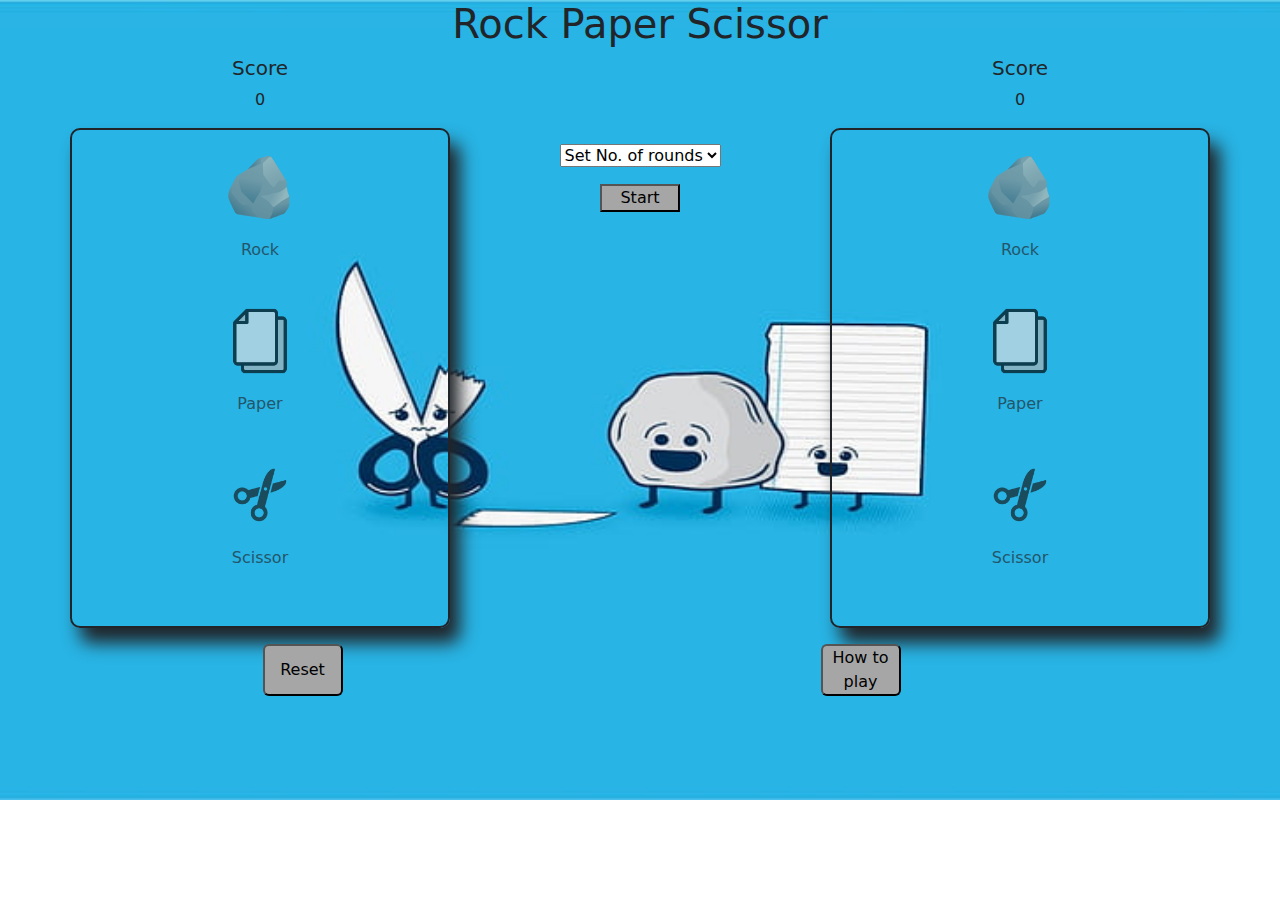
<file: rock paper/Newrockpapersiccor.html>
<!DOCTYPE html>
<html lang="en">

<head>
    <meta charset="UTF-8">
    <meta name="viewport" content="width=device-width, initial-scale=1.0">
    <title>Rock Paper Siccsor</title>
    <link href="https://cdn.jsdelivr.net/npm/bootstrap@5.3.3/dist/css/bootstrap.min.css" rel="stylesheet"
        integrity="sha384-QWTKZyjpPEjISv5WaRU9OFeRpok6YctnYmDr5pNlyT2bRjXh0JMhjY6hW+ALEwIH" crossorigin="anonymous">
    <link rel="stylesheet" href="Newrockpaperscissor.css">

</head>

<body>
    <div class="container">
        <div class="header d-flex justify-content-center">
            <h1>Rock Paper Scissor</h1>
        </div>

        <div class="Score ">

            <div class="lefts row">
                <div class="socre-heading col-4  text-center">
                    <h5>Score</h5>
                    <p id="user">count</p>
                </div>
                <!-- <div class="middle text-center justify-content-center"> -->
                    <div class="playtime col-4">
                       
                    </div>
                    <div class="socre-heading col-4 text-center">
                        <h5>Score</h5>
                        <p class="computer">count</p>

                    </div>
                </div>
                

                <div class="game row " >
                    <div class="left game-body d-flex flex-column  col-4 align-items-center " >
                        <button class="btn disabled"  >
                            <img src="rock.svg" alt="" id="rock disabled" style="width: 70px ;height: 70px;" onclick="userInput(1)" class="object-fit-cover my-3"data-bs-title='disabled' >
                            <p>Rock</p>
                        </button>
                       <button class="btn disabled"  >
                        <img src="papers.png" alt="" id="paper"    style=" width: 70px ;height: 70px;" onclick="userInput(2)" class="object-fit-cover my-3">
                        <p>Paper</p>
                       </button>
                       <button class="btn disabled" >
                        <img src="scissor-b.png" alt="" id="scissor" style="width: 70px ;height: 70px;" onclick="userInput(3)" class="object-fit-cover my-3">
                        <p>Scissor</p>
                       </button>
                       
                    </div>   
                      <div class="socre-heading col-4 text-center">
                        <p id="moves" class="text-center"></p>

                        <select name="time" id="opt" class="choose">
                            <option for="opt" class="choice"  value="">Set No. of rounds</option>
                            <option for="opt" class="choice"  value="5">5</option>
                            <option for="opt" class="choice"  value="10">10</option>
                        </select>
                        <div class=" row-6 msg my-3">
                            <p class="timer visually-hidden text-danger fs-5" >3</p>
                        </div>
                        <div class="startbtn row-6 my-3">
                            <button onclick="start()" id="playbtn" class="text-center bttn">Start</button>
                        </div>
                        <div class=" row-6">
                            <button onclick="playagain()" id="play" class="bttn text-center visually-hidden">Play</button>
                        </div>
                        <div class="rounds visually-hidden">
                            <p>Round-<span id="round">1</span></p>
                        </div>
                    </div>
                    <div class="d-flex flex-column game-body col-4 text-center right ">
                        <button class="btn" id="combtn" disabled>
                            <img src="rock.svg" alt="" style="width: 70px ;height: 70px; " class="object-fit-cover my-3">
                            <p>Rock</p>
                        </button>
                       <button class="btn" id="combtn" disabled>
                        <img src="papers.png" alt="" style="width: 70px ;height: 70px;"class="object-fit-cover my-3">
                        <p>Paper</p>
                       </button>
                       <button class="btn " id="combtn" disabled >
                        <img src="scissor-b.png" alt="" style="width: 70px ;height: 70px;"class="object-fit-cover my-3">
                        <p>Scissor</p>
                       </button>
                        
                     
                    </div>
                    <div class="footer row d-flex flex-row my-3 justify-content-around">
                        <div class="col-3 d-flex justify-content-center">
                            <button onclick="reset()" id="reset" class="bttn rounded">Reset</button>
                        </div>
                        <div class="col-5 d-flex justify-content-center">
                            <button class="bttn rounded " onclick="helps()">How to play</button>
                       
                        </div>
                        <div class="row">
                            <div class="col"></div>
                            <div class="col m-3 guides">
                                <p class="guide visually-hidden justify-content-between">
                                    
                                    <b>Guide :</b> 
                                    <button class="mx-auto">X</button> <br>
                                   
                                    Step 1: Select number of rounds to play.<br>
                                    Step 2: Press Start button to start the game.<br>
                                    Step 3: After completing round 1 press Play Again button to start next round.
                                </p>
                            </div>
                        </div>
                      
                    </div>
               
                </div>
            

            </div>
        </div>






</body>
<script src="https://cdn.jsdelivr.net/npm/bootstrap@5.3.3/dist/js/bootstrap.bundle.min.js"
    integrity="sha384-YvpcrYf0tY3lHB60NNkmXc5s9fDVZLESaAA55NDzOxhy9GkcIdslK1eN7N6jIeHz"
    crossorigin="anonymous"></script>
<script src="rockpaper.js"></script>
</html>
</file>
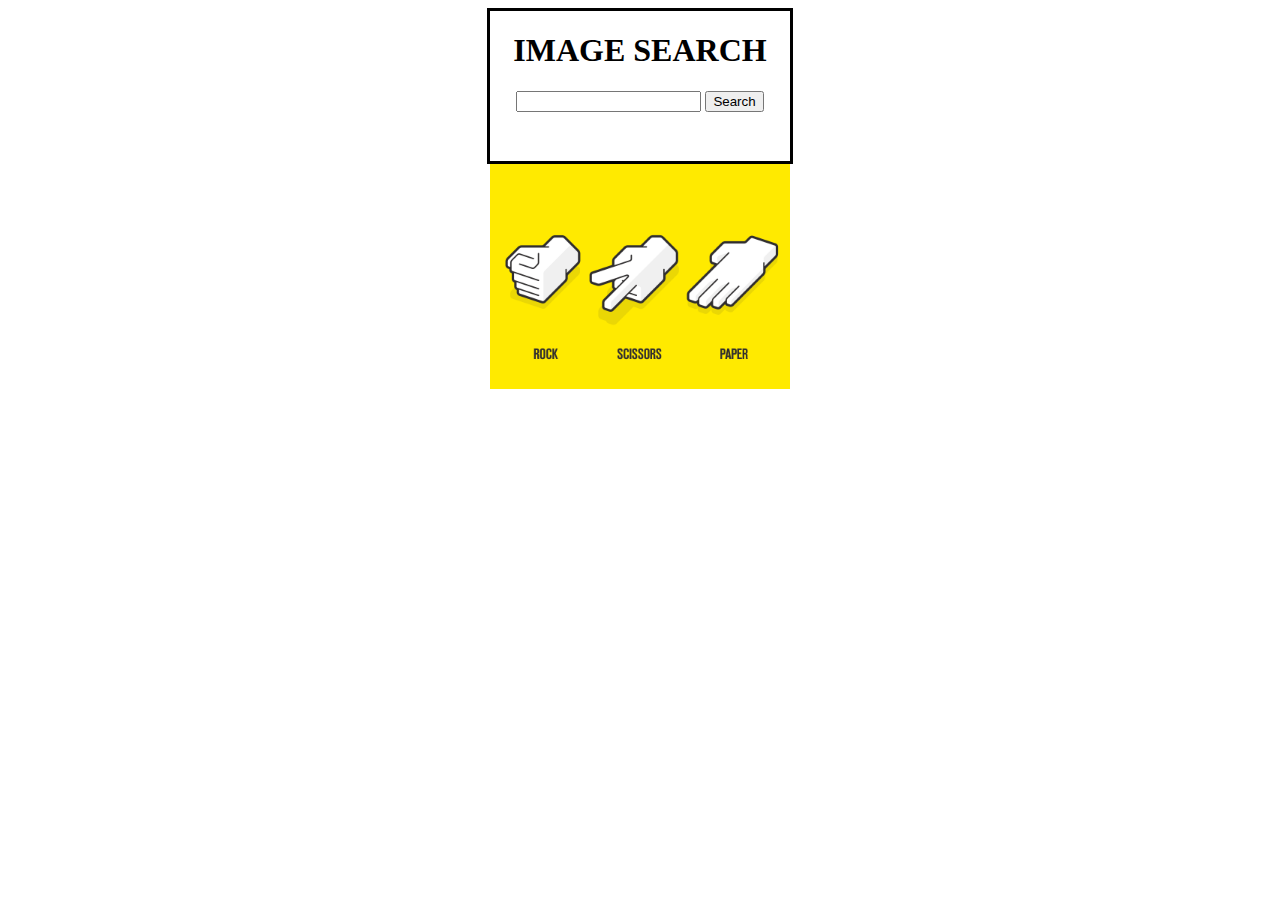
<file: rock paper/photosearch.html>
<!DOCTYPE html>
<html lang="en">
<head>
    <meta charset="UTF-8">
    <meta name="viewport" content="width=device-width, initial-scale=1.0">
    <title>Image search</title>
</head>
<body>
    <center>
        <div>
        <h1>IMAGE SEARCH</h1>
        <input type="text">
        <button onclick="search()">Search</button>
        </div>
        <br>
        <img src="rockpaperscissor.png" alt="Loading" width="300px">
    </center>
    <style>
div{
    border: 3px;
    border-color: aqua;
    border: solid;
    display: inline-block;
    height: 150px;
    width: 300px;

}
    </style>
    <script>
        function search()
        
    </script>
</body>
</html>
</file>
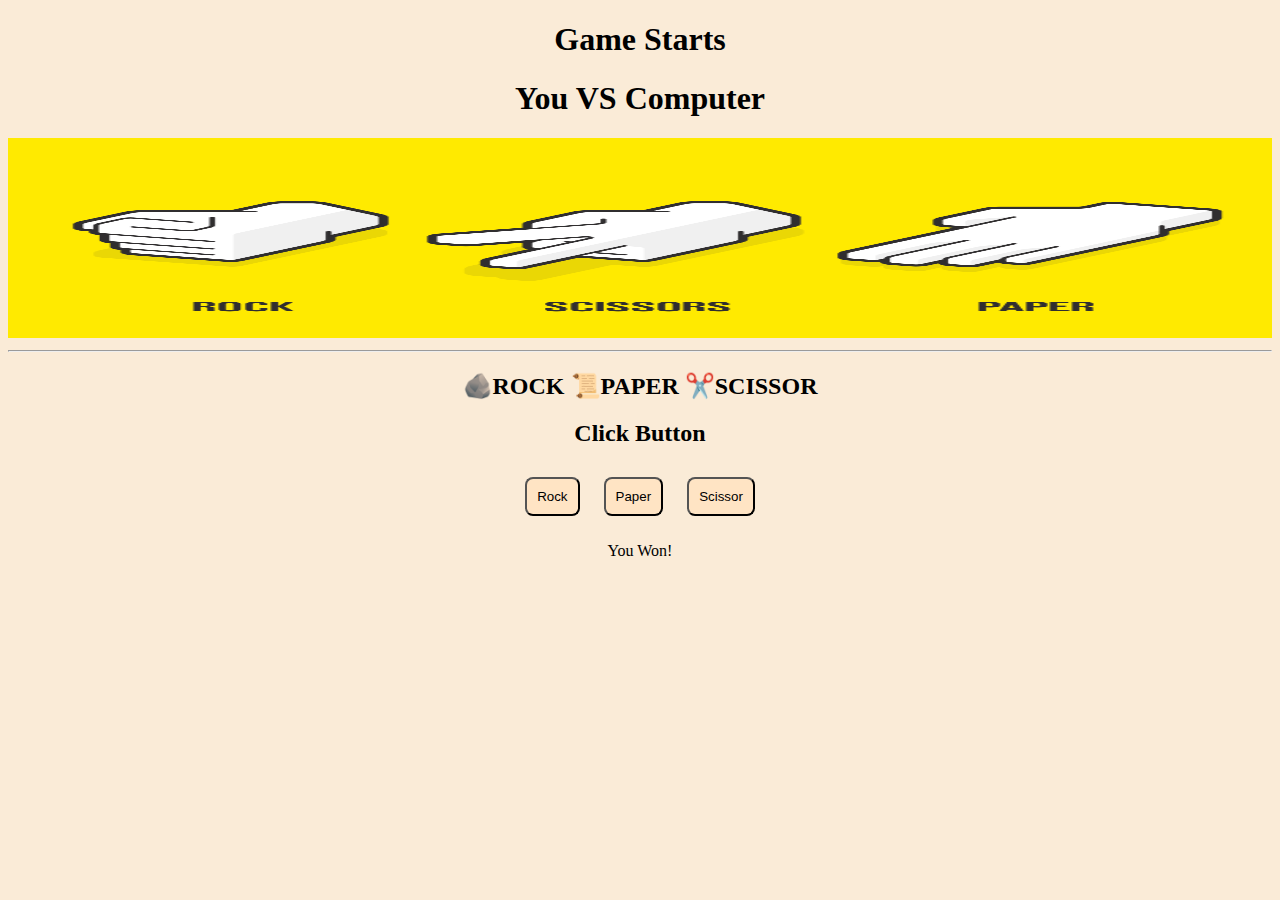
<file: rock paper/rockpapergame.html>
<!DOCTYPE html>
<html lang="en">
<head>
    <meta charset="UTF-8">
    <meta name="viewport" content="width=device-width, initial-scale=1.0">
    <title>Rock Paper Scissor Game</title>
</head>
<body>
    <center>
        <div>
    <h1>Game Starts</h1>
    <h1>You VS Computer</h1>
    <img src="rockpaperscissor.png" alt="loading" height="200px" width="100%">
</div>
    <hr>
    <h2>🪨ROCK 📜PAPER ✂️SCISSOR</h2>
<h2>Click Button</h2>

<div name="btn">
    <button value="3" id="value1" onclick="btn1()">Rock</button>
    <button value="6" id="value2" onclick="btn2()">Paper</button>
    <button value="10" id="value3" onclick="btn3()">Scissor</button>
</div>
    <p id="result">You Won!</p>
<style>
    body{
        background-color: antiquewhite;
    }
    button{
        background-color: bisque;
        padding: 10px;
        margin: 10px;
        border-radius: 8px;
        cursor: pointer;
    }

</style>


<script>
    function btn()
    {
       var a=Math.random()
       var b=Math.floor(a*10)+1
       console.log(b)
       var result=document.getElementById("result")

       var value1=document.getElementById("value1")
       var value2=document.getElementById("value2")
       var value3=document.getElementById("value3")

    
        console.log(value1.value)
        function btn1()
        {
       if(b<=value1.value)
       {

        result.textContent="It's Rock - YOU WON"
       }
       else
       {
         result.textContent="YOU LOSS - COMPUTER WINS"
       }
    }
    function btn2()
    {
        if(b>value1.value && b<=value2.value)
       {
        result.textContent="It's Paper - YOU WON"
       }
       else 
       {
        result.textContent="YOU LOSS - COMPUTER WINS"
       }
    }
    function btn3()
    {
       if(b>value2.value && b<=value3.value)
       {
        result.textContent="It's Scissor - YOU WON"
       }
       else
       {
        result.textContent="YOU LOSS - COMPUTER WINS"
       }
    }
    }
    

</script>
</center>
</body>
</html>
</file>
<file: style.css>
body {
  background-color: hsl(0, 0%, 85%);
 

}

.navbar {
  /* background: hsl(0, 0%, 75%) */
  backdrop-filter: blur(20px);
}

.home {
  /* background: linear-gradient(to top, #27391C, #255F38) #1F7D53; */
  background-color: #c0dcea;
    /* background: linear-gradient(to right, #9a7787, #e4afb0, #fed7bf)#9a7787; */
   
overflow: hidden;
  position: relative;
  height: 100vh;
  
}

.intro{
  font-size: 30px;
  font-weight: 600;
  color: hsl(0, 0%, 55%)
}

.cute{
  
  filter: drop-shadow(15px 8px 30px #000000);
  animation: scale 3s linear infinite;
  
}
.blink{
  color: rgb(0, 0, 0);
  font-size: larger;
}
.circle1 {
  position: absolute;
  background-color: rgb(51, 255, 0);
  height: 100px;
  width: 100px;
  left: 80px;
  top: 10px;
  border-radius: 50%;
  animation: transform 10s infinite ;
}

.circle2 {
  position: absolute;
  background-color: rgb(255, 0, 0);
  height: 200px;
  width: 200px;
  right: 40px;
  top: 10px;
  opacity: 1;
  border-radius: 50%;
  animation: move 15s linear infinite ;
}

.circle3 {
  
  position: absolute;
  background-color: rgb(0, 30, 255);
  height: 300px;
  width: 250px;
  left: 380px;
  bottom: -0px;
  border-radius: 50%;
  animation: slide 15s ease-out infinite ;
}
@keyframes transform {
  0%{transform: scale(0.5) translateY(0);}
  10%{transform: scale(1.5) translateY(300px);}
  30%{transform: scale(2) translateY(300px);}
  50%{transform: scale(1.5) translateX(600px);}
}
@keyframes move {
  0%{transform: scale(0.5) translateY(0);}
  10%{transform: scale(1.5) translateX(-300px);}
  30%{transform: scale(2) translateX(-300px);}
  50%{transform: scale(1.5) translateY(-600px);}
}
@keyframes slide {
  0%,100%{transform: scale(0) translateX(0);}
  80%{transform: scale(0.5) translateX(600px);}
}

.name {
  background: transparent;
  overflow: hidden;
  justify-content: center;
}

.arun {
  border-radius: 50%;
  position: relative;
  top: 0;

}
.card {
  /* background: linear-gradient(to bottom, #766bd3, #f4c3e5); */
  background-color: transparent;
  backdrop-filter: blur(20px);
  box-shadow: 0px 0px 30px 10px #000000;
  height: 600px;
  margin-top: 25%;
}

/*about*/
.about{
  display: flex;
  justify-content: center;
}
.card1{
  list-style: none;
  font-size: larger;
  font-weight: 700;
  overflow: hidden;
}

li{
  line-height: 48px;
}

.para{
  line-height: 35px;
  font-weight: 600;
}
h5 {
  display: flex;
  letter-spacing: 5px;
  font-weight: 600;
align-items: center;     
max-width: 400px;
line-height: 30px;
justify-content: center;
}

.sk {
  background-color: #ff0057;
  position: absolute;
  left: 50%;
  top: 120%;
  transform: translate(-50%, -50%);
  width: 80%;
  height: 200px;
  color: #ffffff;
  border-radius: 15px;
  border: #010101 solid;
}

.back1 {
  background-color: yellow;
}

/* portfolio */
.portfolio{
  position: relative;
  background-color:  hsl(0, 0%, 75%);
  border-radius:10px;
}
.image{
  position: relative;
  opacity: 0.6;
  z-index: 0;
}
.image:hover,.fa-arrow-up-right-from-square:hover{
  opacity: 1;
  color: hsl(0, 0%, 95%);
  border-radius: 10px;
  box-shadow: 10px 18px 20px black;

}
.fa-arrow-up-right-from-square{
  position: absolute;
 left: 45%;
 top: 35%;
 font-size: 38px;
 z-index: 2;
 color: rgb(1, 1, 1);
}
.project1{
  margin-inline: auto;
}
.prjt {
  background-color: hsl(0, 0%, 45%);
  max-width: 60rem;
  text-align: start;
  line-height: 40px;
  border: 2px solid hsl(0, 0%, 85%) ;;
  padding: 10px;
  border-radius: 10px;
}
.prjt:hover{
  background-color:hsl(0, 0%, 75%) ;
}
.experience {
  position: relative;
  box-shadow: 5px 8px 12px;
}



.year {
  display: flex;
  height: 100px;
  width: 100px;
  background-color: #ff0057;
  border-radius: 50%;
  justify-content: center;
  align-items: center;
  border: 2px rgb(6, 6, 6) solid;
  box-shadow: 12px 9px 8px;

}

.text {
  font-size: medium;
}
/*gallery*/
.gallery{
  text-align: center;
  background-color: rgb(255, 76, 56);
  height: 500px;
  border-radius: 10px;
  font-size: medium;
  color: #ffffff;
}
.four{
  max-width: 1000px;
  margin-inline:auto;
}
.images img{
  width: 100%;
  display: block;
  aspect-ratio: 2/3;
  object-fit: cover;
  border-radius: 4px;
  
}
.wrapper{
  display: flex;
  justify-content: center;
  gap: 0.25rem;
  transform-style: preserve-3d ;
}
.images{
  flex: 1;
  /* aspect-ratio: 1/1.5; */
  cursor: pointer;
  -webkit-box-reflect: below 4px linear-gradient(transparent, rgba(0,0,0,0.15));
  transition: 0.4s;

}
.images:hover{
  transform: scale(1.2);
}
.wrapper:hover > :not(:hover){
  margin-inline: -1rem;
  transform: perspective(400px) rotateY(30deg) scale(0.8);
}

.images:hover ~ .images{
  transform: perspective(400px) rotateY(-30deg) scale(0.8);
}

/*qualification*/
.deg {
  font-size: medium;
}


.footer {
  background: hsl(0, 4%, 74%);
  padding: 10px;
  border-radius: 9px;
  box-shadow: 15px 12px 12px;
}
</file>
<file: bake/style.css>
*{
    margin: 0;
    padding: 0;
    box-sizing: border-box;
}
body{
    background-color: rgb(38, 24, 88);
}
.second{
    display: flex;
    flex-wrap: wrap;
}
.card{
   
}
.third{
    display: block;
   
    background-color: rgb(71, 71, 71);
    position: relative;
    height: 800px;
}
.third .right{
    display: flex;
    justify-content: end;
    align-items: end;
    
}
.third .right img, .third .left img{
    position: relative;
    border-radius: 10px;
    border: 2px solid greenyellow;
    z-index: 1;
}
.content{
    text-align: center;
    line-height: 32px;
}
.content-box{
    position: absolute;
    background-color: aqua;
    height: 450px;
    width: 750px;
    top: 50%;
    left: 50%;
    transform: translate(-50%,-50%);
    background: transparent ;
    border: 2px solid rgb(1, 255, 22);
    border-radius: 10px;
    backdrop-filter: blur(10px);
    box-shadow: 10px 12px 6px;
    z-index: 2;
}
.left::before{
    content: 'a';
    position: absolute;
    background-color: rgb(255, 242, 1);
    inset: 50px 140px;
    filter: blur(5px);
    
}
.left::after{
    content: 'a';
    position: absolute;
    background-color: rgb(71, 71, 71);
    inset: 55px 145px;
    border-radius: 10px;
   z-index: 0;
}

.four{
    max-width: 1000px;
    margin-inline:auto;
}
.images img{
    width: 100%;
    display: block;
    aspect-ratio: 1/1.5;
    object-fit: cover;
    border-radius: 4px;
    
 }
.wrapper{
    display: flex;
    justify-content: center;
    gap: 0.25rem;
    transform-style: preserve-3d ;
}
.images{
    flex: 1;
    aspect-ratio: 1/1.5;
   
    cursor: pointer;
    -webkit-box-reflect: below 4px linear-gradient(transparent, rgba(0,0,0,0.15));
    transition: 0.4s;

}
.images:hover{
    transform: scale(1.2);
}
.wrapper:hover > :not(:hover){
    margin-inline: -1rem;
    transform: perspective(400px) rotateY(30deg) scale(0.8);
}

.images:hover ~ .images{
    transform: perspective(400px) rotateY(-30deg) scale(0.8);
}
</file>
<file: resumenew.css>
body {
  background-color: hsl(0, 0%, 90%);
}

.navbar {
  background: hsl(0, 0%, 89%)
}

.home {
  background: linear-gradient(to top, #983a66, #ce9fe4) #a5a58d;
  position: relative;
  height: 100vh;
  
}

.intro{
  font-size: 30px;
  font-weight: 600;
}



.circle1 {
  position: absolute;
  background-color: yellow;
  height: 100px;
  width: 100px;
  left: 80px;
  top: 10px;
  border-radius: 50%;
  
}

.circle2 {
  position: absolute;
  background-color: rgb(255, 0, 0);
  height: 200px;
  width: 200px;
  right: 40px;
  top: 10px;
  border-radius: 50%;

}

.circle3 {
  position: absolute;
  background-color: rgb(0, 204, 255);
  height: 300px;
  width: 250px;
  left: 380px;
  bottom: -0px;
  border-radius: 50%;

}

.name {
  background: transparent;
  border: 1px white solid;
  overflow: hidden;
  justify-content: center;
}

.arun {
  border-radius: 50%;
  position: relative;
  top: 0;

}

.circle {
  height: 300px;
  width: 300px;
  background-color: #606060;
  border-radius: 50%;
  position: relative;
  left: -40px;
  top: 100px;

}
/*about*/
.about{
  display: flex;
  height: 700px;
  justify-content: center;
}
.card1{
  list-style: none;
  font-size: larger;
  font-weight: 700;
}

li{
  line-height: 48px;
}
.card {
  /* background: linear-gradient(to bottom, #766bd3, #f4c3e5); */
  background-color: transparent;
  backdrop-filter: blur(10px);
  height: 600px;
  margin-top: 25%;
}
.para{
  line-height: 35px;
  font-weight: 600;
}
h5 {
  display: flex;
  letter-spacing: 5px;
  font-weight: 600;
align-items: center;     
max-width: 400px;
line-height: 30px;
justify-content: center;
}

.sk {
  background-color: #ff0057;
  position: absolute;
  left: 50%;
  top: 127%;
  transform: translate(-50%, -50%);
  width: 80%;
  height: 200px;
  color: #ffffff;
  border-radius: 15px;
  border: #010101 solid;


}

.back1 {
  background-color: yellow;


}

/* portfolio */

.prjt {
  max-width: 600px;
  text-align: start;
  line-height: 40px;
  
}



.experience {
  position: relative;
  box-shadow: 5px 8px 12px;
}


/* .roadmap {
  position: absolute;
  background-color: #FF9D3D;
  width: 20px;
  height: 90%;
  left: 40%;
  bottom: 0%;

  z-index: 1;
  border-top: 6px rgb(29, 111, 28) solid;
  
} */
.year {
  display: flex;
  height: 100px;
  width: 100px;
  background-color: #ff0057;
  border-radius: 50%;
  justify-content: center;
  align-items: center;
  border: 2px rgb(6, 6, 6) solid;
  box-shadow: 12px 9px 8px;

}

.text {
  font-size: medium;
}
/*gallery*/
.gallery{
  text-align: center;
  background-color: rgb(38, 24, 88);
  height: 500px;
  border-radius: 10px;
  font-size: medium;
  color: #ffffff;
}
.four{
  max-width: 1000px;
  margin-inline:auto;
}
.images img{
  width: 100%;
  display: block;
  aspect-ratio: 1/1.5;
  object-fit: cover;
  border-radius: 4px;
  
}
.wrapper{
  display: flex;
  justify-content: center;
  gap: 0.25rem;
  transform-style: preserve-3d ;
}
.images{
  flex: 1;
  aspect-ratio: 1/1.5;
 
  cursor: pointer;
  -webkit-box-reflect: below 4px linear-gradient(transparent, rgba(0,0,0,0.15));
  transition: 0.4s;

}
.images:hover{
  transform: scale(1.2);
}
.wrapper:hover > :not(:hover){
  margin-inline: -1rem;
  transform: perspective(400px) rotateY(30deg) scale(0.8);
}

.images:hover ~ .images{
  transform: perspective(400px) rotateY(-30deg) scale(0.8);
}

/*qualification*/
.deg {
  font-size: medium;
}


.footer {
  background: hsl(0, 4%, 74%);
  padding: 10px;
  border-radius: 9px;
  box-shadow: 15px 12px 12px;
}
</file>
<file: rock paper/Newrockpaperscissor.css>
*{
    padding: 0;
    margin: 0;
    box-sizing: border-box;
}
body{
    background-image: url(rockpaperbackground.jpg);
    background-repeat: no-repeat;
    background-size: cover;
}
.left,.right{
    box-shadow: 10px 15px 18px;
}
.game-body{
    border: 2px solid;
    height: 500px;
    border-radius: 10px;
}
.game-body button{
   border: none;
}

.game-body img:hover{
    box-shadow: 6px 10px 8px;
    border-radius: 50%;
    border: 5px solid rgb(0, 217, 255);
}
.msg{
    background-color: #000;
   border-radius: 10px;
}
.footer{
    display: inline;

}
.bttn{
    width: 5rem;
    background-color: hsl(0,0%,65%);
}
.bttn:hover{
    background-color: hsl(0,0%,55%);
}
.guides{
    background-color: rgb(147, 226, 226);
    border-radius: 10px;
    box-shadow: 6px 10px 8px;
}
</file>
